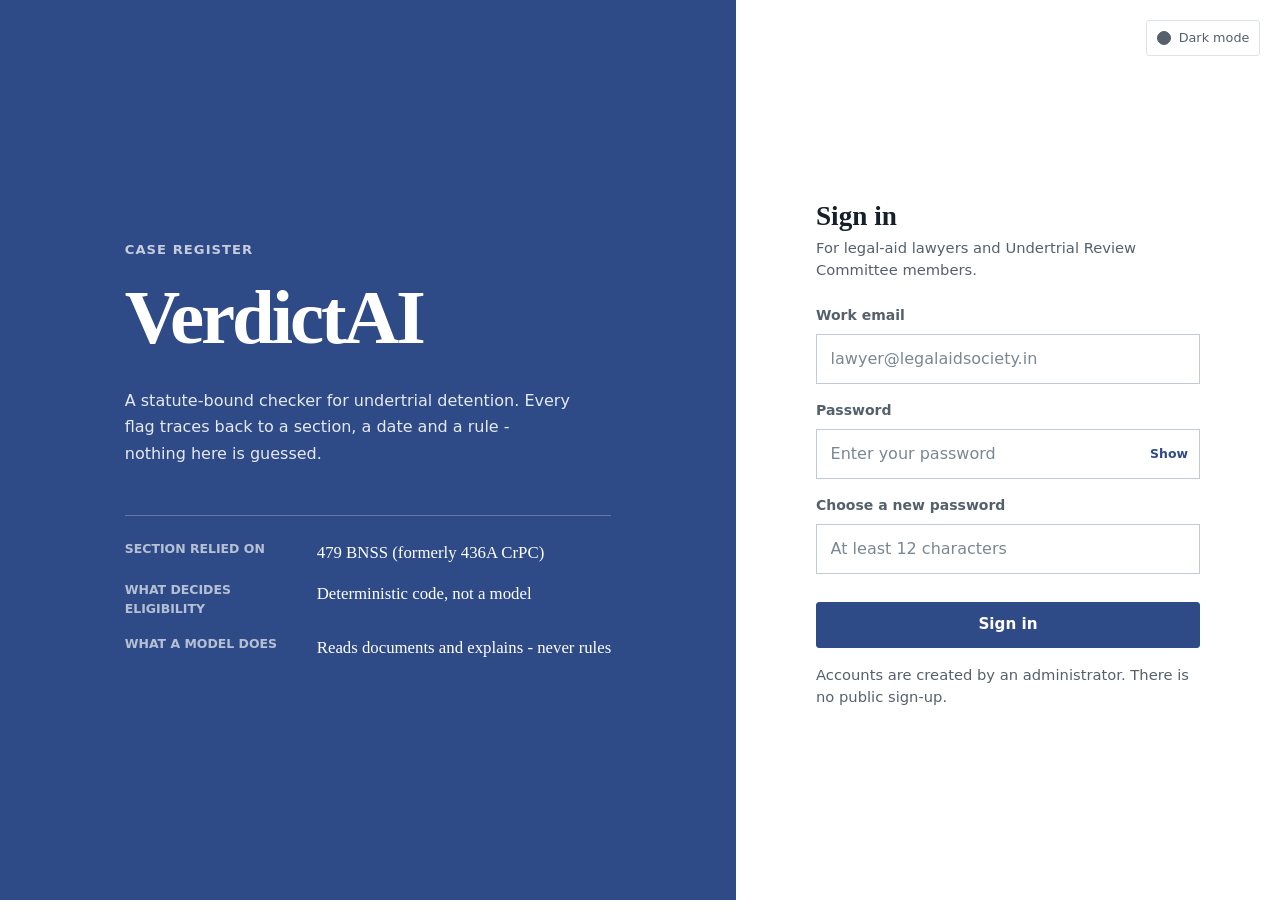
<file: frontend/index.html>
<!doctype html>
<html lang="en">
<head>
  <meta charset="utf-8">
  <meta name="viewport" content="width=device-width, initial-scale=1">
  <meta http-equiv="refresh" content="0; url=pages/login.html">
  <title>VerdictAI</title>
</head>
<body>
  <p><a href="pages/login.html">Open VerdictAI</a></p>
</body>
</html>
</file>
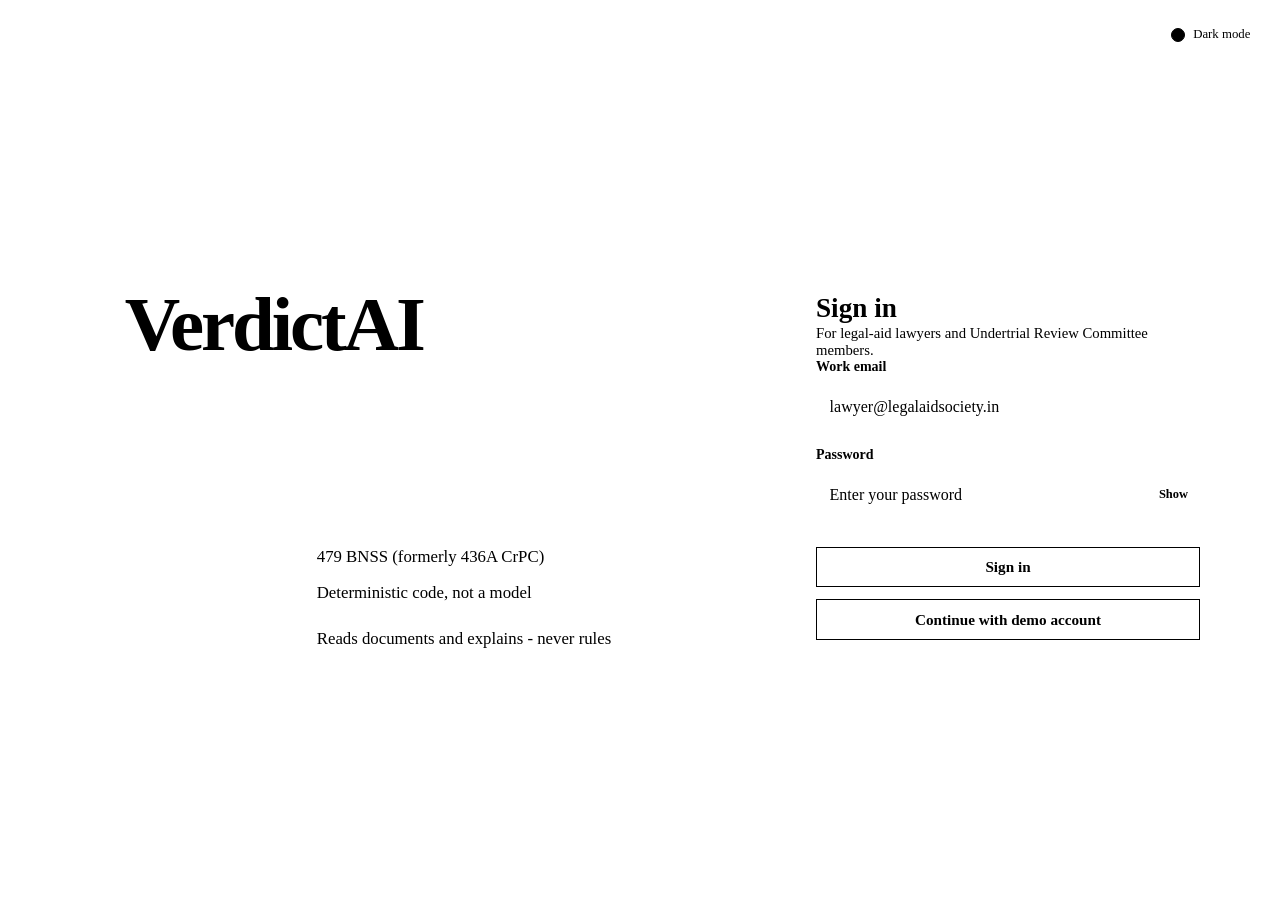
<file: frontend1/templates/index.html>
<!doctype html>
<html lang="en">
<head>
  <meta charset="utf-8">
  <meta name="viewport" content="width=device-width, initial-scale=1">
  <meta http-equiv="refresh" content="0; url=login.html">
  <title>VerdictAI</title>
</head>
<body>
  <p><a href="login.html">Open VerdictAI</a></p>
</body>
</html>
</file>
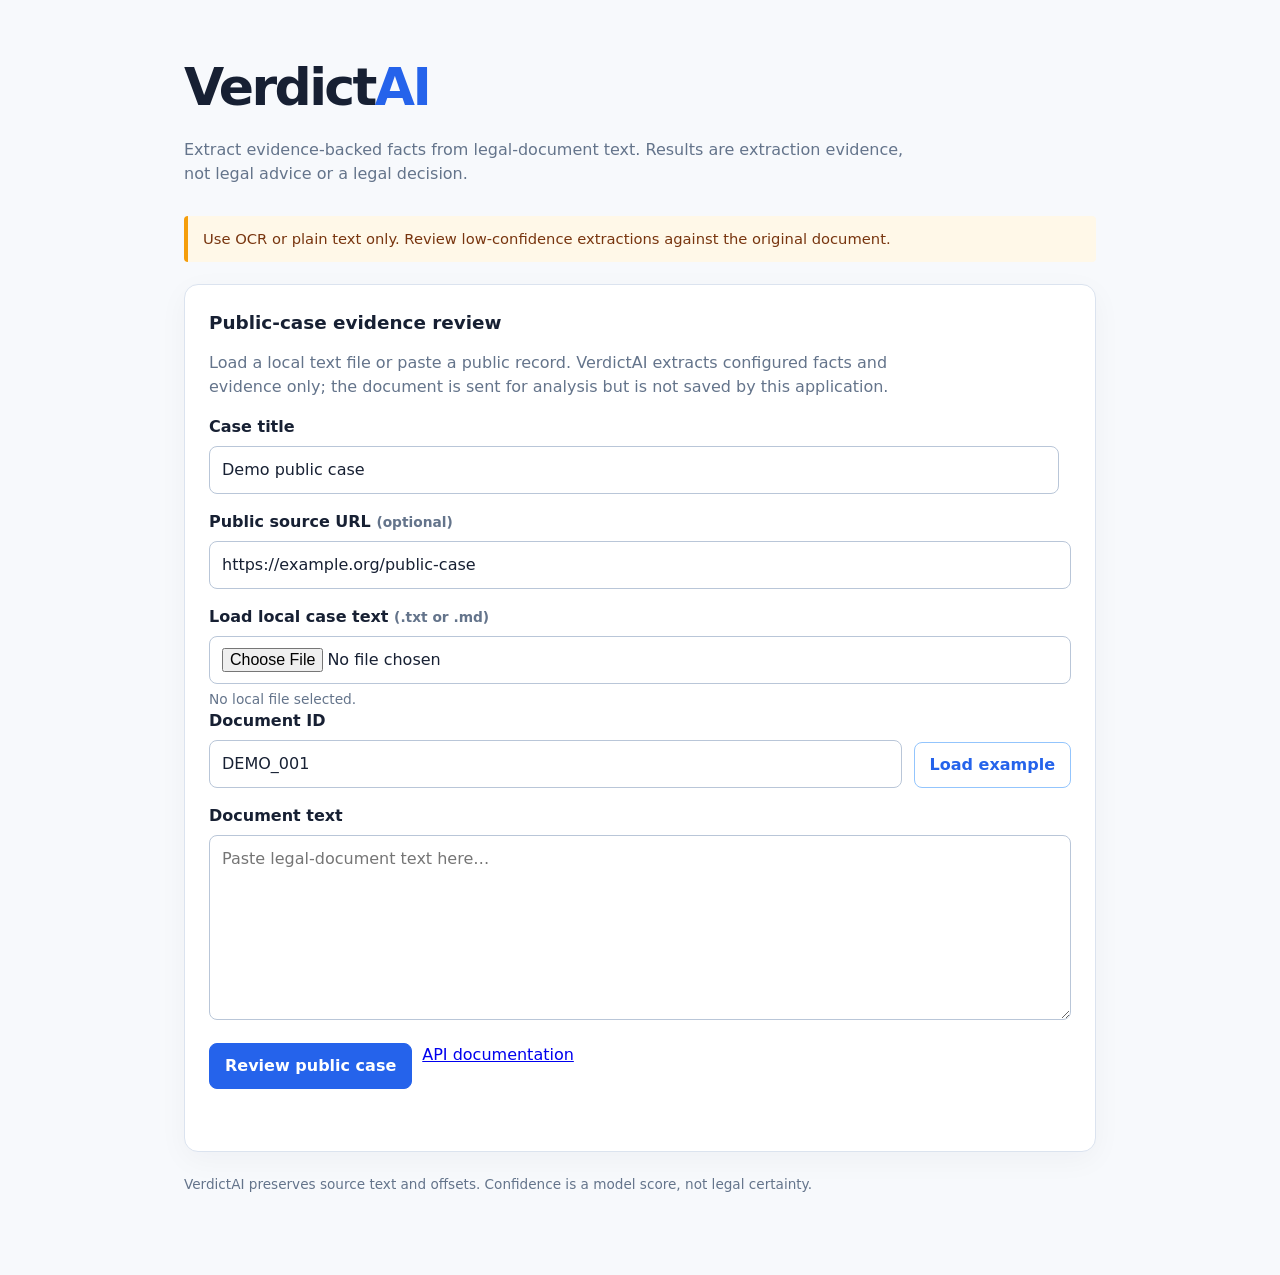
<file: src/verdictai/static/index.html>
<!doctype html>
<html lang="en">
<head>
  <meta charset="utf-8">
  <meta name="viewport" content="width=device-width, initial-scale=1">
  <title>VerdictAI — Evidence Extraction</title>
  <style>
    :root { color-scheme: light; --ink:#172033; --muted:#64748b; --accent:#2563eb; --soft:#eff6ff; --line:#dbe3ef; --warn:#b45309; --danger:#b91c1c; }
    * { box-sizing:border-box; } body { margin:0; background:#f7f9fc; color:var(--ink); font:16px/1.5 Inter, ui-sans-serif, system-ui, sans-serif; }
    main { max-width:960px; margin:0 auto; padding:48px 24px 80px; } header { margin-bottom:30px; } h1 { font-size:clamp(2rem,5vw,3.25rem); letter-spacing:-.05em; margin:0; } h1 span { color:var(--accent); } h2 { font-size:1.15rem; margin:0 0 14px; } .intro { color:var(--muted); max-width:720px; margin:12px 0 0; }
    .notice { margin:22px 0; padding:12px 15px; background:#fff8e8; border-left:4px solid #f59e0b; color:#78350f; border-radius:4px; font-size:.92rem; }
    .card { background:white; border:1px solid var(--line); border-radius:14px; box-shadow:0 8px 30px #0f172a0a; padding:24px; margin-top:20px; } label { display:block; font-weight:650; margin-bottom:7px; } input, textarea { width:100%; border:1px solid #b9c6d8; border-radius:8px; padding:11px 12px; color:var(--ink); font:inherit; } input:focus, textarea:focus { outline:3px solid #bfdbfe; border-color:var(--accent); } textarea { min-height:185px; resize:vertical; } .row { display:grid; grid-template-columns:1fr auto; gap:12px; align-items:end; } .actions { display:flex; gap:10px; margin-top:16px; flex-wrap:wrap; } button { cursor:pointer; border-radius:8px; padding:10px 15px; font:inherit; font-weight:650; } .primary { background:var(--accent); border:1px solid var(--accent); color:white; } .secondary { color:var(--accent); background:white; border:1px solid #93c5fd; } button:disabled { opacity:.6; cursor:wait; }
    #status { min-height:24px; margin:14px 0 0; color:var(--muted); } #status.error { color:var(--danger); } .hidden { display:none; } .summary { display:flex; gap:10px; flex-wrap:wrap; margin-bottom:16px; } .badge { background:var(--soft); color:#1d4ed8; border-radius:999px; padding:5px 10px; font-size:.84rem; font-weight:650; } .badge.review { color:var(--warn); background:#fff7ed; }
    .entity { border-top:1px solid var(--line); padding:15px 0; } .entity:first-of-type { border-top:0; } .entity-top { display:flex; justify-content:space-between; gap:12px; align-items:baseline; } .type { color:#1d4ed8; font-size:.78rem; font-weight:750; letter-spacing:.06em; } .confidence { color:var(--muted); font-size:.86rem; } code { background:#f1f5f9; padding:2px 5px; border-radius:4px; } .evidence { margin:6px 0 0; color:#334155; } .metadata { color:var(--muted); font-size:.86rem; margin:5px 0 0; } .empty { color:var(--muted); margin:0; } footer { margin-top:22px; color:var(--muted); font-size:.85rem; } @media (max-width:600px) { main { padding:30px 16px; } .row { grid-template-columns:1fr; } }
  </style>
</head>
<body>
  <main>
    <header>
      <h1>Verdict<span>AI</span></h1>
      <p class="intro">Extract evidence-backed facts from legal-document text. Results are extraction evidence, not legal advice or a legal decision.</p>
    </header>
    <div class="notice">Use OCR or plain text only. Review low-confidence extractions against the original document.</div>
    <section class="card" aria-labelledby="extract-title">
      <h2 id="extract-title">Public-case evidence review</h2>
      <p class="intro" style="margin:0 0 16px">Load a local text file or paste a public record. VerdictAI extracts configured facts and evidence only; the document is sent for analysis but is not saved by this application.</p>
      <div class="row"><div><label for="caseTitle">Case title</label><input id="caseTitle" value="Demo public case" maxlength="300"></div></div>
      <div style="margin-top:16px"><label for="sourceUrl">Public source URL <span class="metadata">(optional)</span></label><input id="sourceUrl" type="url" value="https://example.org/public-case" placeholder="https://example.org/case"></div>
      <div style="margin-top:16px"><label for="caseFile">Load local case text <span class="metadata">(.txt or .md)</span></label><input id="caseFile" type="file" accept=".txt,.md,text/plain,text/markdown"><p class="metadata" id="fileStatus">No local file selected.</p></div>
      <div class="row"><div><label for="documentId">Document ID</label><input id="documentId" value="DEMO_001" maxlength="120"></div><button class="secondary" id="example" type="button">Load example</button></div>
      <div style="margin-top:16px"><label for="sourceText">Document text</label><textarea id="sourceText" placeholder="Paste legal-document text here…"></textarea></div>
      <div class="actions"><button class="primary" id="extract" type="button">Review public case</button><a href="/docs" target="_blank" rel="noreferrer">API documentation</a></div>
      <p id="status" role="status"></p>
    </section>
    <section class="card hidden" id="results" aria-live="polite"><h2>Evidence review</h2><div id="summary" class="summary"></div><div id="entities"></div></section>
    <footer>VerdictAI preserves source text and offsets. Confidence is a model score, not legal certainty.</footer>
  </main>
  <script>
    const example = "The accused was arrested on 15 January 2024 under Section 303.";
    const $ = id => document.getElementById(id);
    let localSourceLabel = "Pasted text";
    $("example").onclick = () => { $("sourceText").value = example; $("documentId").value = "DEMO_001"; $("caseTitle").value = "Demo public case"; $("sourceUrl").value = "https://example.org/public-case"; localSourceLabel = "Example text"; $("fileStatus").textContent = "Example text loaded."; };
    $("caseFile").onchange = async event => {
      const file = event.target.files[0];
      if (!file) return;
      if (!/\.(txt|md)$/i.test(file.name)) { $("fileStatus").textContent = "Choose a .txt or .md file."; event.target.value = ""; return; }
      try {
        $("sourceText").value = await file.text();
        $("documentId").value = file.name.replace(/\.[^.]+$/, "").replace(/[^A-Za-z0-9_-]/g, "_") || "LOCAL_CASE";
        $("caseTitle").value = file.name.replace(/\.[^.]+$/, "");
        $("sourceUrl").value = "";
        localSourceLabel = `Local file: ${file.name}`;
        $("fileStatus").textContent = `${file.name} loaded into the text area. Review it before extraction.`;
      } catch (_) { $("fileStatus").textContent = "The selected file could not be read."; }
    };
    function escapeHtml(value) { const node = document.createElement("span"); node.textContent = value; return node.innerHTML; }
    $("extract").onclick = async () => {
      const documentId = $("documentId").value.trim(), text = $("sourceText").value.trim(), caseTitle = $("caseTitle").value.trim(), sourceUrl = $("sourceUrl").value.trim();
      const status = $("status"), button = $("extract");
      if (!documentId || !text || !caseTitle) { status.textContent = "Enter a case title, document ID, and document text."; status.className = "error"; return; }
      button.disabled = true; status.className = ""; status.textContent = "Extracting evidence…";
      try {
        const response = await fetch("/review-public-case", { method:"POST", headers:{"Content-Type":"application/json"}, body:JSON.stringify({document_id:documentId, text, case_title:caseTitle, source_url:sourceUrl || null, source_label:sourceUrl ? "Public source URL" : localSourceLabel}) });
        const data = await response.json();
        if (!response.ok) throw new Error(data.detail || "The extraction request failed.");
        render(data); status.textContent = "Evidence review complete.";
      } catch (error) { status.textContent = error.message; status.className = "error"; }
      finally { button.disabled = false; }
    };
    function render(data) {
      $("results").classList.remove("hidden");
      const extraction = data.extraction;
      $("summary").innerHTML = `<span class="badge">${extraction.entities.length} entities found</span>${extraction.needs_review ? '<span class="badge review">Review recommended</span>' : '<span class="badge">No review warning</span>'}`;
      const source = data.source_url ? `<p class="metadata">Source: <a href="${escapeHtml(data.source_url)}" target="_blank" rel="noreferrer">${escapeHtml(data.case_title)}</a></p>` : `<p class="metadata">Source: ${escapeHtml(data.source_label)}</p>`;
      const reasons = data.review_guidance.length ? `<p class="metadata">${data.review_guidance.map(escapeHtml).join(" · ")}</p>` : "";
      $("entities").innerHTML = extraction.entities.length ? extraction.entities.map(entity => {
        const e = entity.evidence, normalized = entity.normalized_value ? `<span class="metadata">Normalized: <code>${escapeHtml(entity.normalized_value)}</code></span>` : "";
        return `<article class="entity"><div class="entity-top"><span class="type">${escapeHtml(entity.type)}</span><span class="confidence">${(e.confidence * 100).toFixed(1)}% confidence</span></div><p class="evidence">${escapeHtml(entity.value)}</p>${normalized}<p class="metadata">Document ${escapeHtml(e.document_id)} · characters ${e.start ?? "—"}–${e.end ?? "—"}${e.page ? " · page " + e.page : ""}</p></article>`;
      }).join("") + source + reasons + `<p class="metadata">${escapeHtml(data.disclaimer)}</p>` : source + `<p class="empty">No entities were extracted from this text.</p>${reasons}<p class="metadata">${escapeHtml(data.disclaimer)}</p>`;
    }
  </script>
</body>
</html>
</file>
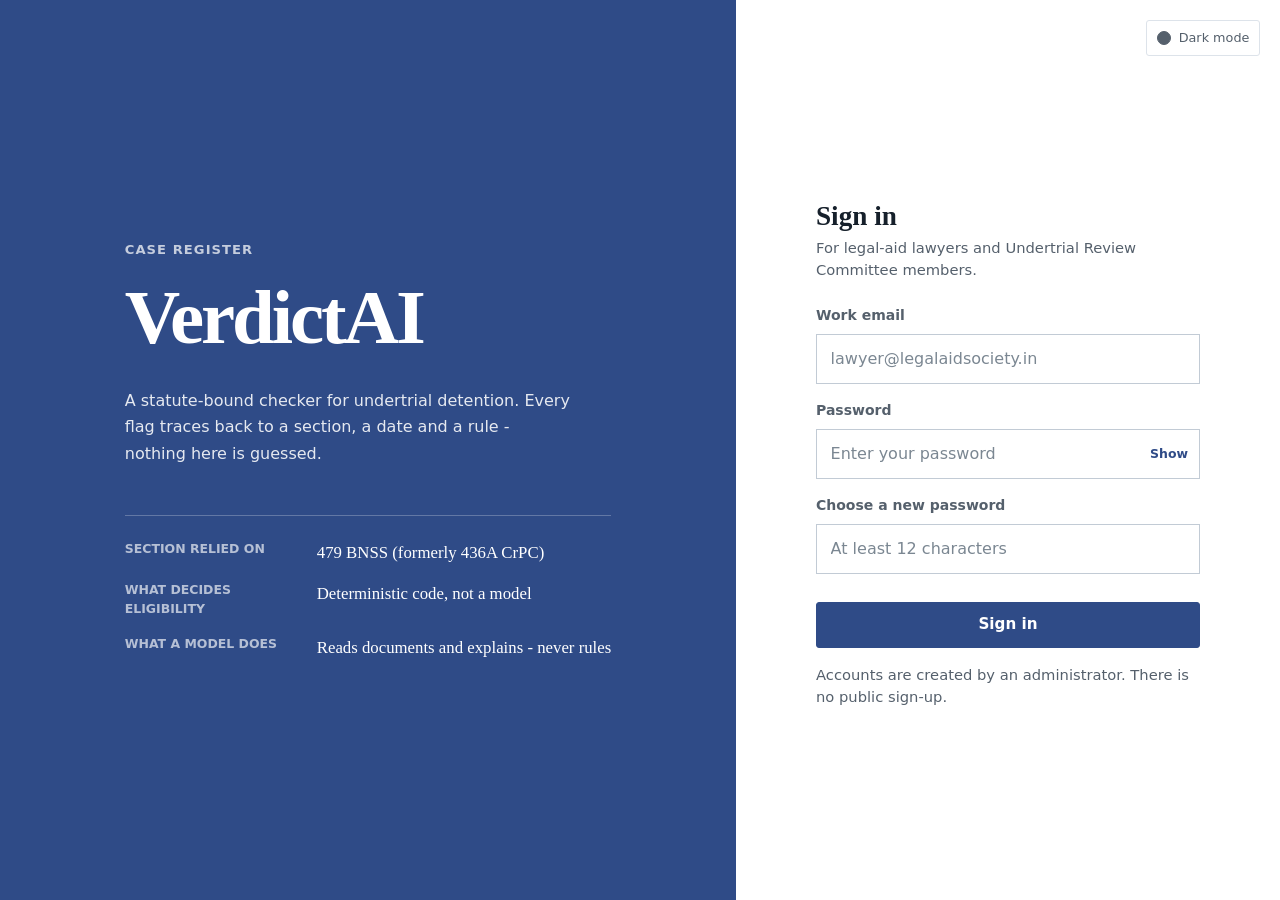
<file: frontend/pages/case-detail.html>
<!doctype html>
<html lang="en">
<head>
  <meta charset="utf-8">
  <meta name="viewport" content="width=device-width, initial-scale=1">
  <title>Case detail | VerdictAI</title>
  <link rel="stylesheet" href="../css/common.css">
  <link rel="stylesheet" href="../css/case-detail.css">
  <script src="../js/config.js" defer></script>
  <script src="../js/auth.js" defer></script>
  <script src="../js/api.js" defer></script>
  <script src="../js/common.js" defer></script>
  <script src="../js/case-detail.js" defer></script>
</head>
<body>
  <div class="app-shell">
    <header class="app-header">
      <div class="app-header-left"><a class="app-wordmark" href="dashboard.html">VerdictAI</a><nav class="app-nav" aria-label="Primary"><a class="nav-link" href="upload.html">Upload</a><a class="nav-link" href="dashboard.html" aria-current="page">Case register</a></nav></div>
      <div class="app-header-right"><button type="button" class="theme-toggle theme-toggle-compact" data-theme-toggle aria-label="Toggle dark mode" aria-pressed="false"><span class="theme-toggle-icon" aria-hidden="true"></span></button><span class="app-user-email"></span><button type="button" class="btn btn-ghost btn-small" data-logout>Sign out</button></div>
    </header>
    <main class="view-root"><section id="case-detail-content" aria-live="polite"></section></main>
    <footer class="app-footer"><p>Flags are produced by a deterministic rule engine, not a model. Verify every fact against the original case record before acting. This is not legal advice.</p></footer>
  </div>
</body>
</html>
</file>
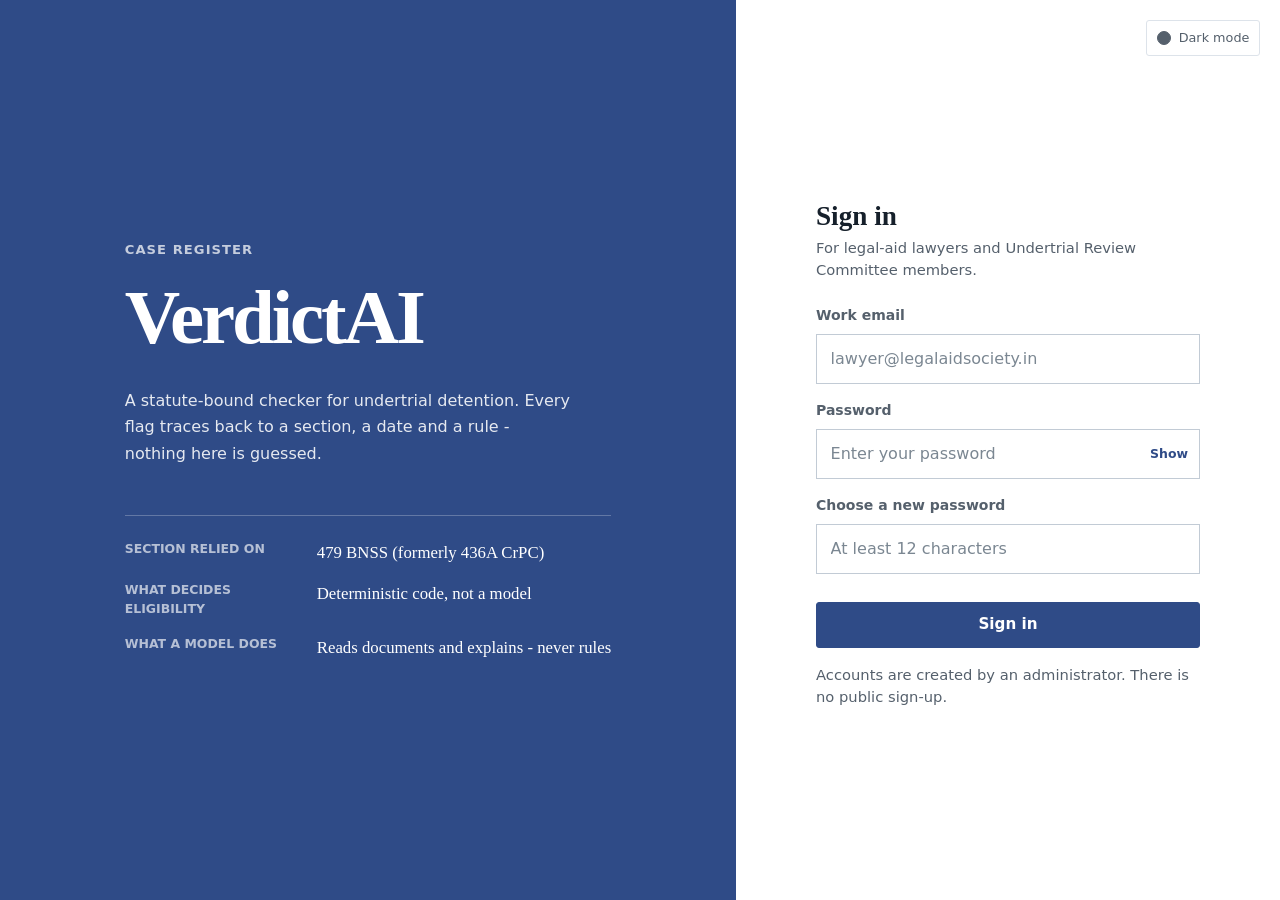
<file: frontend/pages/dashboard.html>
<!doctype html>
<html lang="en">
<head>
  <meta charset="utf-8">
  <meta name="viewport" content="width=device-width, initial-scale=1">
  <title>Case register | VerdictAI</title>
  <link rel="stylesheet" href="../css/common.css">
  <link rel="stylesheet" href="../css/dashboard.css">
  <script src="../js/config.js" defer></script>
  <script src="../js/auth.js" defer></script>
  <script src="../js/api.js" defer></script>
  <script src="../js/common.js" defer></script>
  <script src="../js/dashboard.js" defer></script>
</head>
<body>
  <div class="app-shell">
    <header class="app-header">
      <div class="app-header-left"><a class="app-wordmark" href="dashboard.html">VerdictAI</a><nav class="app-nav" aria-label="Primary"><a class="nav-link" href="upload.html">Upload</a><a class="nav-link" href="dashboard.html" aria-current="page">Case register</a></nav></div>
      <div class="app-header-right"><button type="button" class="theme-toggle theme-toggle-compact" data-theme-toggle aria-label="Toggle dark mode" aria-pressed="false"><span class="theme-toggle-icon" aria-hidden="true"></span></button><span class="app-user-email"></span><button type="button" class="btn btn-ghost btn-small" data-logout>Sign out</button></div>
    </header>
    <main class="view-root">
      <section aria-labelledby="dashboard-heading">
        <div class="view-header"><p class="view-eyebrow">Case register</p><h1 id="dashboard-heading">All cases</h1><p class="view-sub">Sorted by days overdue. This ordering is fixed by the rule engine - nothing here is ranked by a model.</p></div>
        <div class="dashboard-controls"><div class="field field-inline"><label for="case-search" class="sr-only">Search cases</label><input type="search" id="case-search" placeholder="Search by name, case number or section"></div><div class="filter-group" role="group" aria-label="Filter cases"><button class="filter-chip is-active" data-filter="all">All</button><button class="filter-chip" data-filter="red">Past full term</button><button class="filter-chip" data-filter="amber">Past half term</button><button class="filter-chip" data-filter="yellow">First-time, past third</button><button class="filter-chip" data-filter="review">Needs review</button><button class="filter-chip" data-filter="barred">Barred by law</button><button class="filter-chip" data-filter="gray">Not yet eligible</button><button class="filter-chip" data-filter="pending">Processing</button></div><button type="button" class="btn btn-ghost btn-small" id="refresh-btn">Refresh</button></div>
        <p class="table-caption" id="results-count"></p>
        <div class="table-wrap"><table class="case-table" id="case-table"><thead><tr><th>Flag</th><th>Case</th><th>Person</th><th>Section(s)</th><th>In custody</th><th>Days overdue</th><th>Updated</th></tr></thead><tbody id="case-table-body"></tbody></table><div id="dashboard-empty" class="empty-state" hidden><h2>No cases match</h2><p>Try a different search term or clear the flag filter.</p><button type="button" class="btn btn-ghost" id="clear-filters-btn">Clear filters</button></div></div>
      </section>
    </main>
    <footer class="app-footer"><p>Flags are produced by a deterministic rule engine, not a model. Verify every fact against the original case record before acting. This is not legal advice.</p></footer>
  </div>
</body>
</html>
</file>
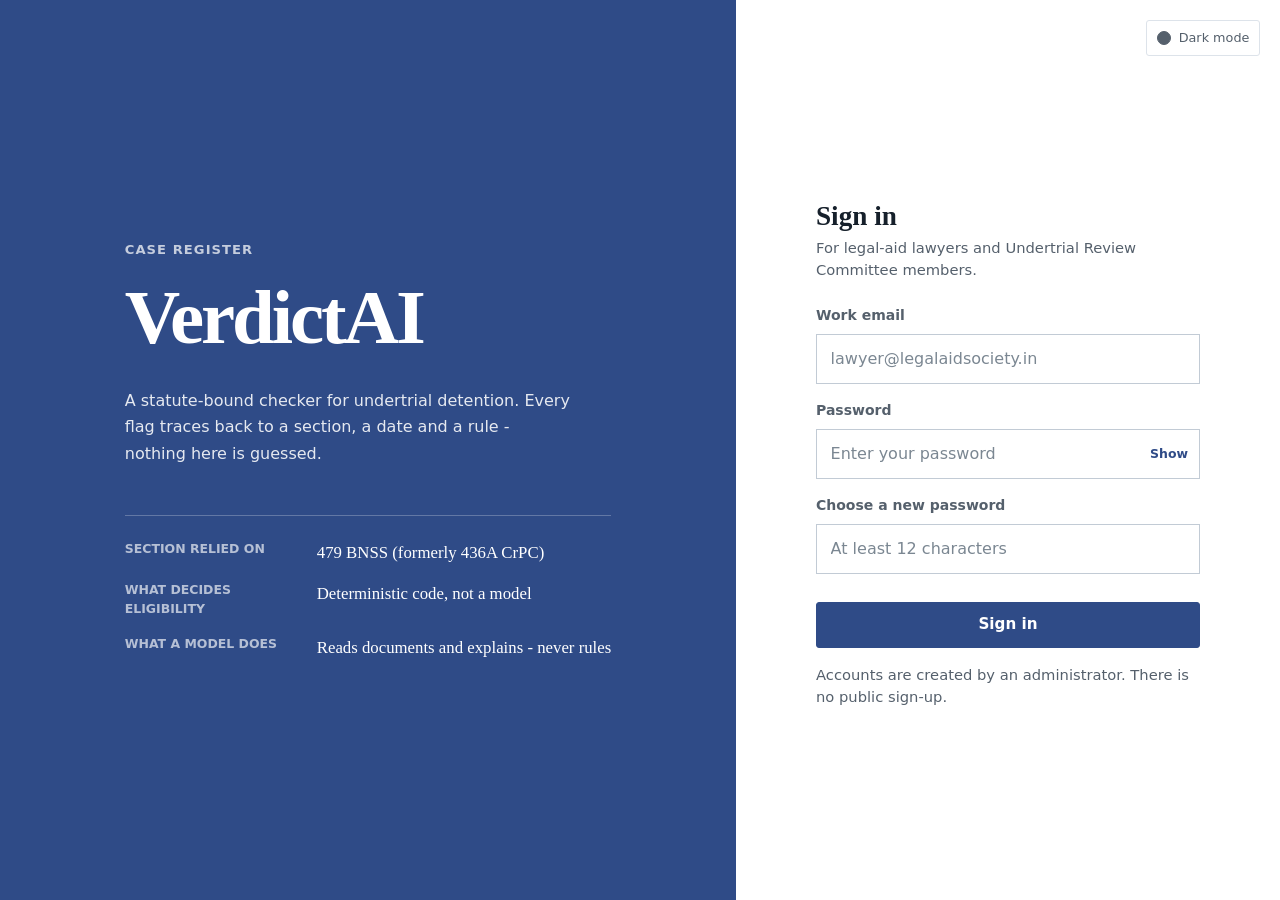
<file: frontend/pages/login.html>
<!doctype html>
<html lang="en">
<head>
  <meta charset="utf-8">
  <meta name="viewport" content="width=device-width, initial-scale=1">
  <title>Sign in | VerdictAI</title>
  <link rel="stylesheet" href="../css/common.css">
  <link rel="stylesheet" href="../css/login.css">
  <script src="../js/config.js" defer></script>
  <script src="../js/auth.js" defer></script>
  <script src="../js/common.js" defer></script>
  <script src="../js/login.js" defer></script>
</head>
<body class="login-page">
  <main class="login-screen">
    <section class="login-brand" aria-labelledby="brand-title">
      <div class="login-brand-inner">
        <p class="login-eyebrow">Case register</p>
        <h1 id="brand-title" class="login-wordmark">VerdictAI</h1>
        <p class="login-tagline">A statute-bound checker for undertrial detention. Every flag traces back to a section, a date and a rule - nothing here is guessed.</p>
        <dl class="login-stats">
          <div><dt>Section relied on</dt><dd>479 BNSS (formerly 436A CrPC)</dd></div>
          <div><dt>What decides eligibility</dt><dd>Deterministic code, not a model</dd></div>
          <div><dt>What a model does</dt><dd>Reads documents and explains - never rules</dd></div>
        </dl>
      </div>
    </section>

    <section class="login-form-panel" aria-labelledby="sign-in-title">
      <div class="login-form-wrap">
        <button type="button" class="theme-toggle" data-theme-toggle aria-pressed="false">
          <span class="theme-toggle-icon" aria-hidden="true"></span>
          <span class="theme-toggle-label">Dark mode</span>
        </button>
        <h2 id="sign-in-title" class="login-form-title">Sign in</h2>
        <p class="login-form-sub">For legal-aid lawyers and Undertrial Review Committee members.</p>

        <form id="login-form" novalidate>
          <div id="login-alert" class="form-alert" role="alert" hidden></div>
          <div class="field">
            <label for="email">Work email</label>
            <input type="email" id="email" autocomplete="username" placeholder="lawyer@legalaidsociety.in" required>
            <p class="field-error" id="email-error" hidden></p>
          </div>
          <div class="field">
            <label for="password">Password</label>
            <div class="password-row">
              <input type="password" id="password" autocomplete="current-password" placeholder="Enter your password" required minlength="6">
              <button type="button" id="toggle-password" class="password-toggle" aria-pressed="false" aria-label="Show password">Show</button>
            </div>
            <p class="field-error" id="password-error" hidden></p>
          </div>
          <div class="field" id="new-password-field" hidden>
            <label for="new-password">Choose a new password</label>
            <input type="password" id="new-password" autocomplete="new-password" placeholder="At least 12 characters" minlength="12">
            <p class="field-error" id="new-password-error" hidden></p>
          </div>
          <button type="submit" class="btn btn-primary btn-block">Sign in</button>
        </form>
        <p class="login-form-sub" style="margin-top:var(--space-4)">Accounts are created by an administrator. There is no public sign-up.</p>
      </div>
    </section>
  </main>
</body>
</html>
</file>
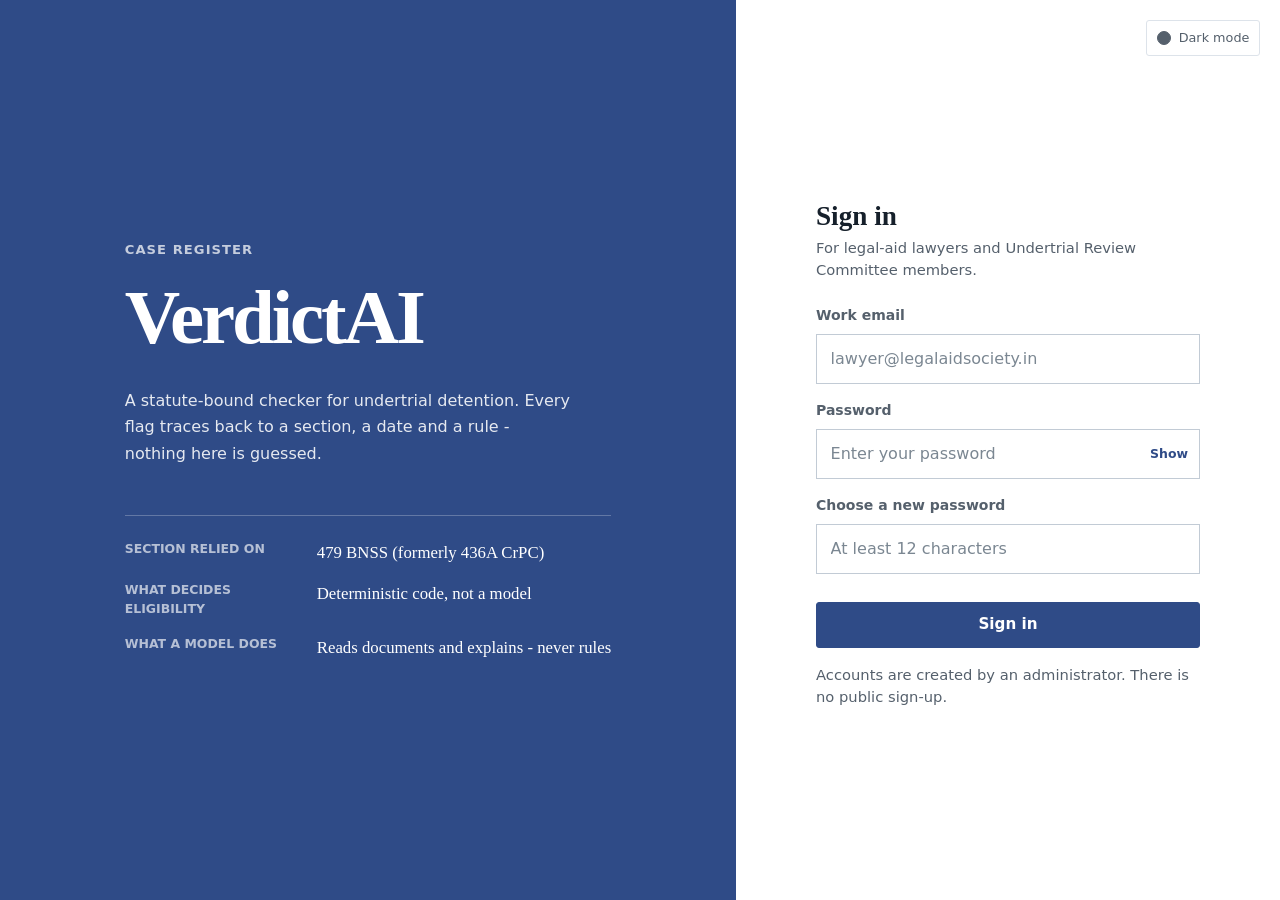
<file: frontend/pages/upload.html>
<!doctype html>
<html lang="en">
<head>
  <meta charset="utf-8">
  <meta name="viewport" content="width=device-width, initial-scale=1">
  <title>Upload case | VerdictAI</title>
  <link rel="stylesheet" href="../css/common.css">
  <link rel="stylesheet" href="../css/upload.css">
  <script src="../js/config.js" defer></script>
  <script src="../js/auth.js" defer></script>
  <script src="../js/api.js" defer></script>
  <script src="../js/common.js" defer></script>
  <script src="../js/upload.js" defer></script>
</head>
<body>
  <div class="app-shell">
    <header class="app-header">
      <div class="app-header-left"><a class="app-wordmark" href="dashboard.html">VerdictAI</a><nav class="app-nav" aria-label="Primary"><a class="nav-link" href="upload.html" aria-current="page">Upload</a><a class="nav-link" href="dashboard.html">Case register</a></nav></div>
      <div class="app-header-right"><button type="button" class="theme-toggle theme-toggle-compact" data-theme-toggle aria-label="Toggle dark mode" aria-pressed="false"><span class="theme-toggle-icon" aria-hidden="true"></span></button><span class="app-user-email"></span><button type="button" class="btn btn-ghost btn-small" data-logout>Sign out</button></div>
    </header>
    <main class="view-root">
      <section aria-labelledby="upload-heading">
        <div class="view-header"><p class="view-eyebrow">Step one</p><h1 id="upload-heading">Add a case document</h1><p class="view-sub">Upload a chargesheet or FIR. The pipeline extracts the facts that matter and checks them against Section 479 BNSS.</p></div>
        <div class="upload-layout">
          <div>
            <div id="dropzone" class="dropzone" tabindex="0" role="button" aria-label="Upload a PDF or text file. Press Enter to browse or drag a file here."><input type="file" id="file-input" accept="application/pdf,text/plain,text/markdown,.pdf,.txt,.text,.md" hidden><span class="dropzone-symbol" aria-hidden="true">↑</span><p class="dropzone-title">Drop a PDF or text file here, or click to browse</p><p class="dropzone-sub">Chargesheets, FIRs and bail orders - up to 20MB. Text files are read directly; PDFs need Textract.</p></div>
            <p id="upload-file-error" class="form-alert" role="alert" hidden></p>
          </div>
          <section class="upload-progress-card" id="upload-progress-card" hidden aria-live="polite" aria-label="Upload progress">
            <p class="upload-filename" id="upload-filename"></p>
            <ol class="stepper" id="upload-stepper"><li data-step="uploaded"><span class="step-dot"></span>Uploaded</li><li data-step="reading"><span class="step-dot"></span>Reading document</li><li data-step="extracting"><span class="step-dot"></span>Extracting facts</li><li data-step="checking"><span class="step-dot"></span>Checking law</li><li data-step="done"><span class="step-dot"></span>Done</li></ol>
            <p class="upload-status-text" id="upload-status-text"></p>
            <div class="upload-actions" id="upload-actions" hidden><a class="btn btn-primary" id="view-new-case-btn" href="case-detail.html">View case</a><button type="button" class="btn btn-ghost" id="upload-another-btn">Upload another</button></div>
          </section>
        </div>
      </section>
    </main>
    <footer class="app-footer"><p>Flags are produced by a deterministic rule engine, not a model. Verify every fact against the original case record before acting. This is not legal advice.</p></footer>
  </div>
</body>
</html>
</file>
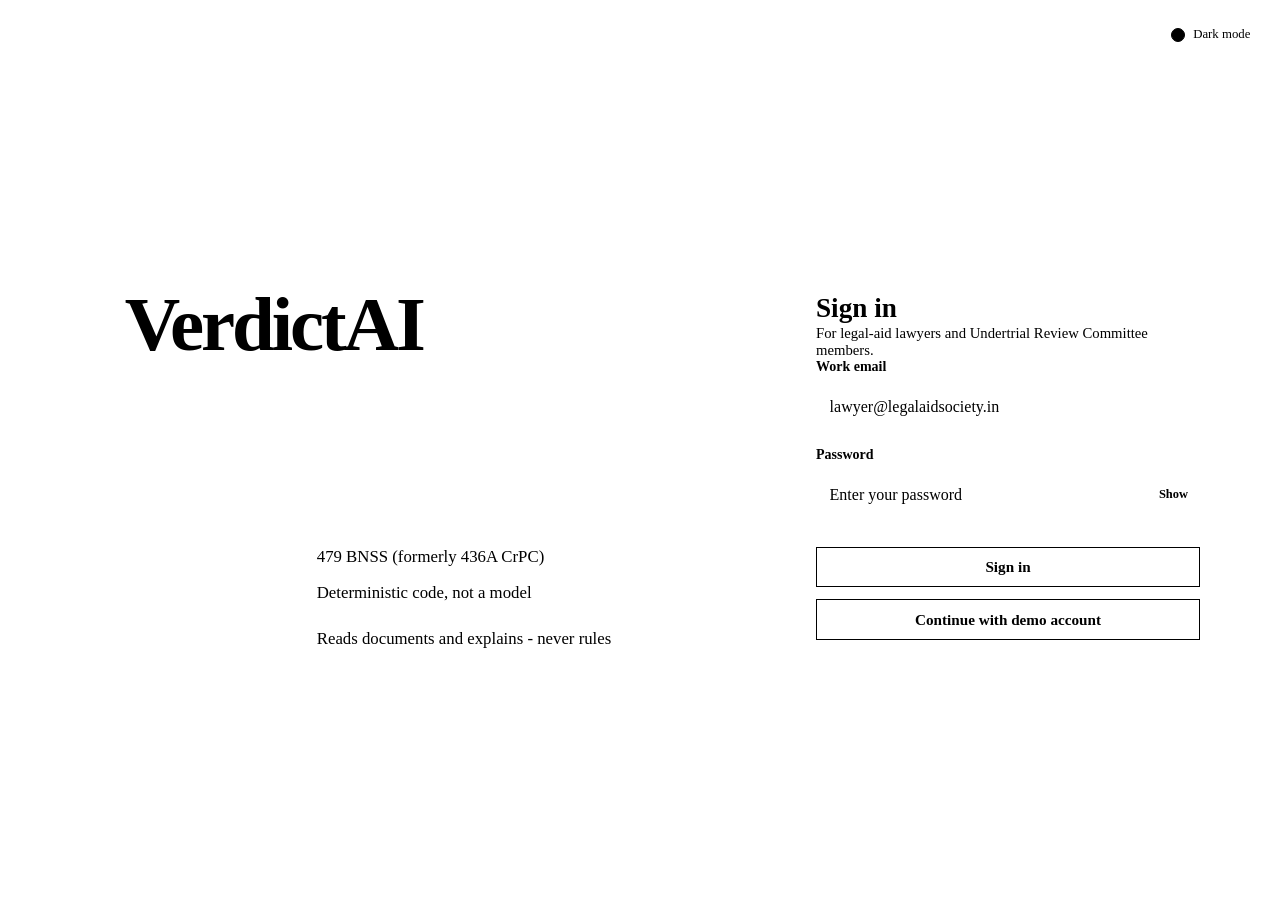
<file: frontend1/templates/case-detail.html>
<!doctype html>
<html lang="en">
<head>
  <meta charset="utf-8">
  <meta name="viewport" content="width=device-width, initial-scale=1">
  <title>Case detail | VerdictAI</title>
  <link rel="stylesheet" href="../static/css/common.css">
  <link rel="stylesheet" href="../static/css/case-detail.css">
  <script src="../static/js/common.js" defer></script>
  <script src="../static/js/case-detail.js" defer></script>
</head>
<body>
  <div class="app-shell">
    <header class="app-header">
      <div class="app-header-left"><a class="app-wordmark" href="dashboard.html">VerdictAI</a><nav class="app-nav" aria-label="Primary"><a class="nav-link" href="upload.html">Upload</a><a class="nav-link" href="dashboard.html" aria-current="page">Case register</a></nav></div>
      <div class="app-header-right"><button type="button" class="theme-toggle theme-toggle-compact" data-theme-toggle aria-label="Toggle dark mode" aria-pressed="false"><span class="theme-toggle-icon" aria-hidden="true"></span></button><span class="app-user-email"></span><button type="button" class="btn btn-ghost btn-small" data-logout>Sign out</button></div>
    </header>
    <main class="view-root"><section id="case-detail-content" aria-live="polite"></section></main>
    <footer class="app-footer"><p>Case data is synthetic and for a hackathon demonstration only. It is not legal advice.</p></footer>
  </div>
</body>
</html>
</file>
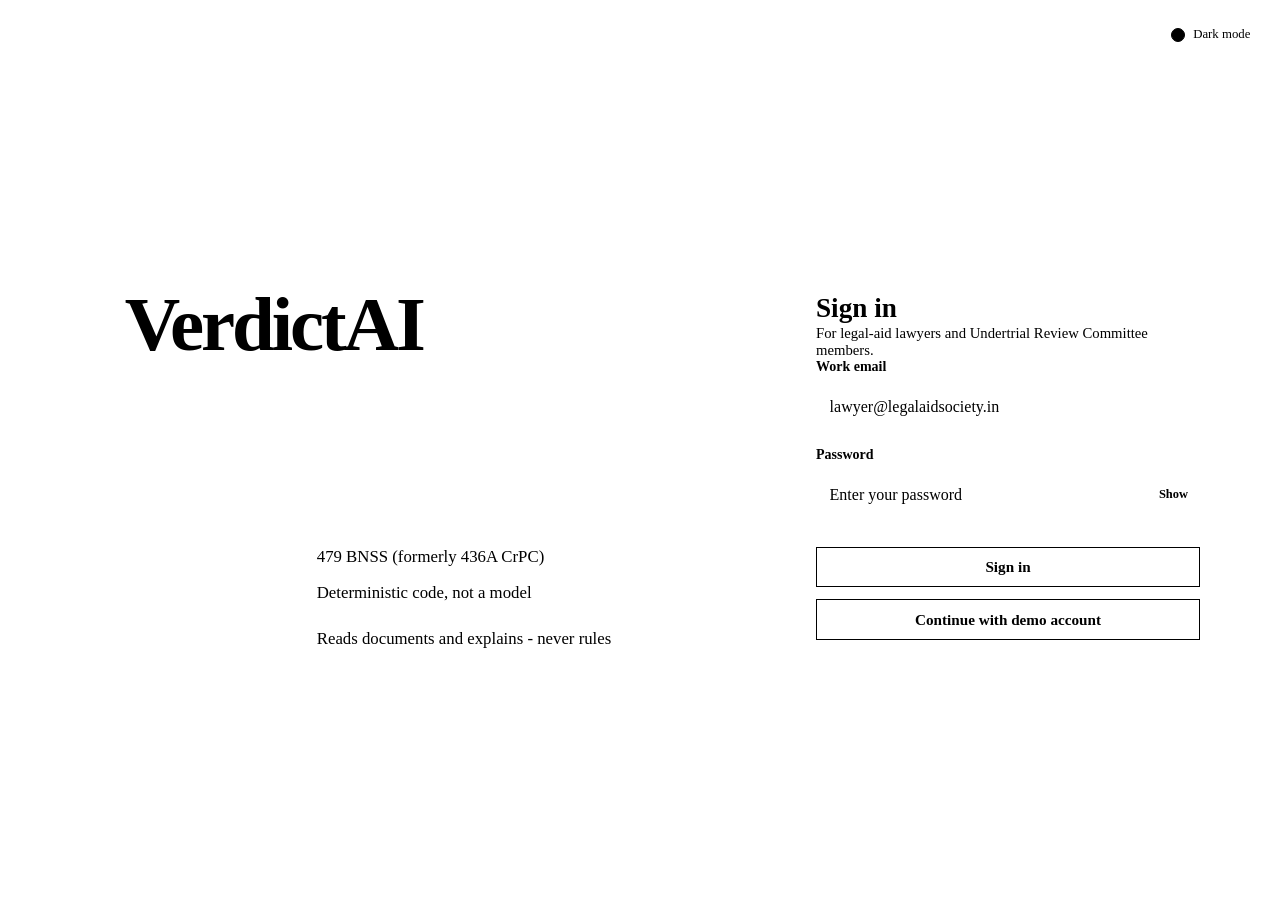
<file: frontend1/templates/dashboard.html>
<!doctype html>
<html lang="en">
<head>
  <meta charset="utf-8">
  <meta name="viewport" content="width=device-width, initial-scale=1">
  <title>Case register | VerdictAI</title>
  <link rel="stylesheet" href="../static/css/common.css">
  <link rel="stylesheet" href="../static/css/dashboard.css">
  <script src="../static/js/common.js" defer></script>
  <script src="../static/js/dashboard.js" defer></script>
</head>
<body>
  <div class="app-shell">
    <header class="app-header">
      <div class="app-header-left"><a class="app-wordmark" href="dashboard.html">VerdictAI</a><nav class="app-nav" aria-label="Primary"><a class="nav-link" href="upload.html">Upload</a><a class="nav-link" href="dashboard.html" aria-current="page">Case register</a></nav></div>
      <div class="app-header-right"><button type="button" class="theme-toggle theme-toggle-compact" data-theme-toggle aria-label="Toggle dark mode" aria-pressed="false"><span class="theme-toggle-icon" aria-hidden="true"></span></button><span class="app-user-email"></span><button type="button" class="btn btn-ghost btn-small" data-logout>Sign out</button></div>
    </header>
    <main class="view-root">
      <section aria-labelledby="dashboard-heading">
        <div class="view-header"><p class="view-eyebrow">Case register</p><h1 id="dashboard-heading">All cases</h1><p class="view-sub">Sorted by days overdue. This ordering is fixed by the rule engine - nothing here is ranked by a model.</p></div>
        <div class="dashboard-controls"><div class="field field-inline"><label for="case-search" class="sr-only">Search cases</label><input type="search" id="case-search" placeholder="Search by name, case number or section"></div><div class="filter-group" role="group" aria-label="Filter cases"><button class="filter-chip is-active" data-filter="all">All</button><button class="filter-chip" data-filter="red">Past full term</button><button class="filter-chip" data-filter="amber">Past half term</button><button class="filter-chip" data-filter="yellow">First-time, past third</button><button class="filter-chip" data-filter="review">Needs review</button><button class="filter-chip" data-filter="barred">Barred by law</button><button class="filter-chip" data-filter="gray">Not yet eligible</button></div></div>
        <p class="table-caption" id="results-count"></p>
        <div class="table-wrap"><table class="case-table" id="case-table"><thead><tr><th>Flag</th><th>Case</th><th>Person</th><th>Section(s)</th><th>In custody</th><th>Days overdue</th></tr></thead><tbody id="case-table-body"></tbody></table><div id="dashboard-empty" class="empty-state" hidden><h2>No cases match</h2><p>Try a different search term or clear the flag filter.</p><button type="button" class="btn btn-ghost" id="clear-filters-btn">Clear filters</button></div></div>
      </section>
    </main>
    <footer class="app-footer"><p>Case data is synthetic and for a hackathon demonstration only. It is not legal advice.</p></footer>
  </div>
</body>
</html>
</file>
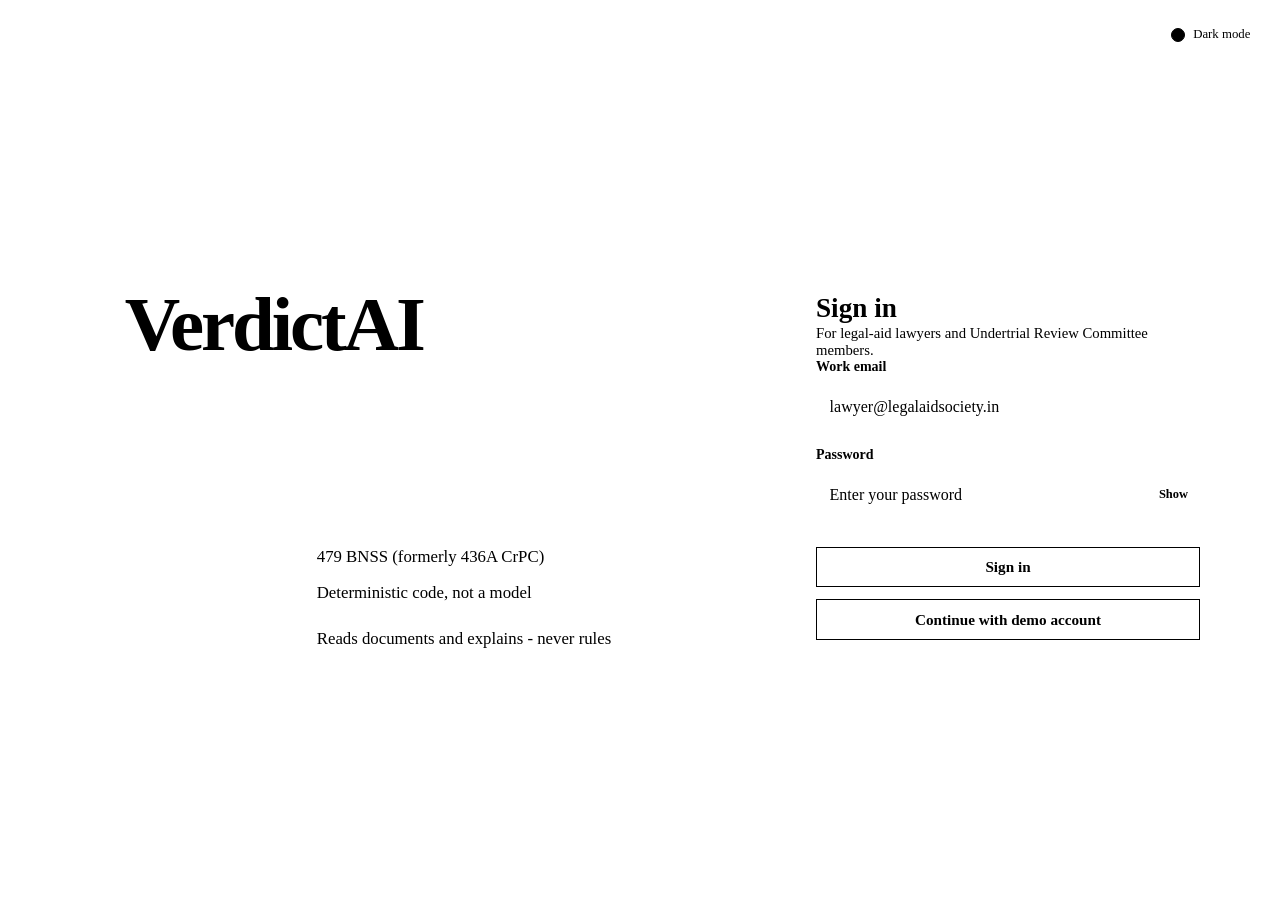
<file: frontend1/templates/login.html>
<!doctype html>
<html lang="en">
<head>
  <meta charset="utf-8">
  <meta name="viewport" content="width=device-width, initial-scale=1">
  <title>Sign in | VerdictAI</title>
  <link rel="stylesheet" href="../static/css/common.css">
  <link rel="stylesheet" href="../static/css/login.css">
  <script src="../static/js/common.js" defer></script>
  <script src="../static/js/login.js" defer></script>
</head>
<body class="login-page">
  <main class="login-screen">
    <section class="login-brand" aria-labelledby="brand-title">
      <div class="login-brand-inner">
        <p class="login-eyebrow">Case register</p>
        <h1 id="brand-title" class="login-wordmark">VerdictAI</h1>
        <p class="login-tagline">A statute-bound checker for undertrial detention. Every flag traces back to a section, a date and a rule - nothing here is guessed.</p>
        <dl class="login-stats">
          <div><dt>Section relied on</dt><dd>479 BNSS (formerly 436A CrPC)</dd></div>
          <div><dt>What decides eligibility</dt><dd>Deterministic code, not a model</dd></div>
          <div><dt>What a model does</dt><dd>Reads documents and explains - never rules</dd></div>
        </dl>
      </div>
    </section>

    <section class="login-form-panel" aria-labelledby="sign-in-title">
      <div class="login-form-wrap">
        <button type="button" class="theme-toggle" data-theme-toggle aria-pressed="false">
          <span class="theme-toggle-icon" aria-hidden="true"></span>
          <span class="theme-toggle-label">Dark mode</span>
        </button>
        <h2 id="sign-in-title" class="login-form-title">Sign in</h2>
        <p class="login-form-sub">For legal-aid lawyers and Undertrial Review Committee members.</p>

        <form id="login-form" novalidate>
          <div id="login-alert" class="form-alert" role="alert" hidden></div>
          <div class="field">
            <label for="email">Work email</label>
            <input type="email" id="email" autocomplete="username" placeholder="lawyer@legalaidsociety.in" required>
            <p class="field-error" id="email-error" hidden></p>
          </div>
          <div class="field">
            <label for="password">Password</label>
            <div class="password-row">
              <input type="password" id="password" autocomplete="current-password" placeholder="Enter your password" required minlength="6">
              <button type="button" id="toggle-password" class="password-toggle" aria-pressed="false" aria-label="Show password">Show</button>
            </div>
            <p class="field-error" id="password-error" hidden></p>
          </div>
          <button type="submit" class="btn btn-primary btn-block">Sign in</button>
          <button type="button" id="demo-login" class="btn btn-ghost btn-block">Continue with demo account</button>
        </form>
      </div>
    </section>
  </main>
</body>
</html>
</file>
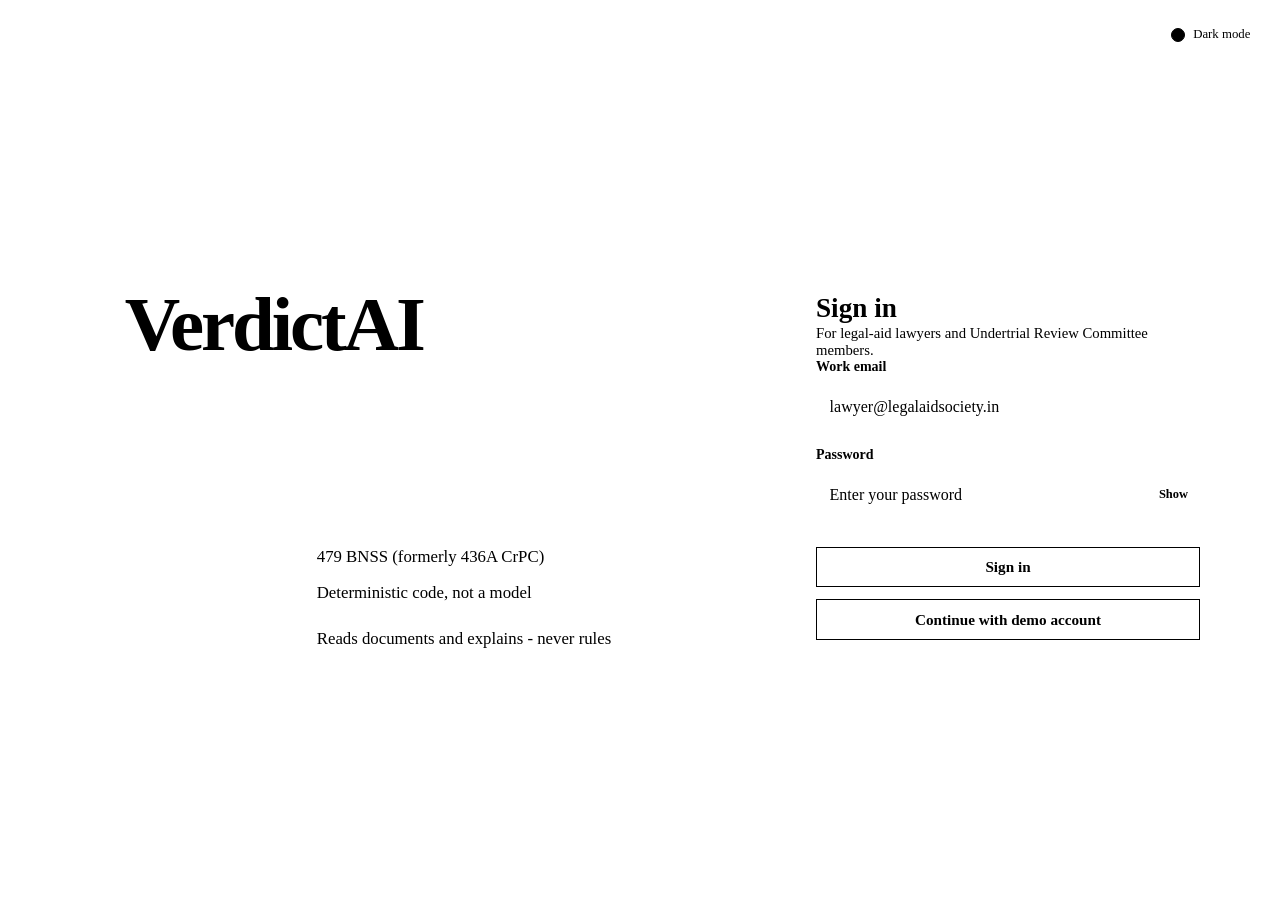
<file: frontend1/templates/upload.html>
<!doctype html>
<html lang="en">
<head>
  <meta charset="utf-8">
  <meta name="viewport" content="width=device-width, initial-scale=1">
  <title>Upload case | VerdictAI</title>
  <link rel="stylesheet" href="../static/css/common.css">
  <link rel="stylesheet" href="../static/css/upload.css">
  <script src="../static/js/common.js" defer></script>
  <script src="../static/js/upload.js" defer></script>
</head>
<body>
  <div class="app-shell">
    <header class="app-header">
      <div class="app-header-left"><a class="app-wordmark" href="dashboard.html">VerdictAI</a><nav class="app-nav" aria-label="Primary"><a class="nav-link" href="upload.html" aria-current="page">Upload</a><a class="nav-link" href="dashboard.html">Case register</a></nav></div>
      <div class="app-header-right"><button type="button" class="theme-toggle theme-toggle-compact" data-theme-toggle aria-label="Toggle dark mode" aria-pressed="false"><span class="theme-toggle-icon" aria-hidden="true"></span></button><span class="app-user-email"></span><button type="button" class="btn btn-ghost btn-small" data-logout>Sign out</button></div>
    </header>
    <main class="view-root">
      <section aria-labelledby="upload-heading">
        <div class="view-header"><p class="view-eyebrow">Step one</p><h1 id="upload-heading">Add a case document</h1><p class="view-sub">Upload a chargesheet or FIR. The pipeline extracts the facts that matter and checks them against Section 479 BNSS.</p></div>
        <div class="upload-layout">
          <div>
            <div id="dropzone" class="dropzone" tabindex="0" role="button" aria-label="Upload a PDF. Press Enter to browse or drag a file here."><input type="file" id="file-input" accept="application/pdf" hidden><span class="dropzone-symbol" aria-hidden="true">↑</span><p class="dropzone-title">Drop a PDF here, or click to browse</p><p class="dropzone-sub">Chargesheets, FIRs and bail orders - up to 20MB</p></div>
            <p id="upload-file-error" class="form-alert" role="alert" hidden></p>
          </div>
          <section class="upload-progress-card" id="upload-progress-card" hidden aria-live="polite" aria-label="Upload progress">
            <p class="upload-filename" id="upload-filename"></p>
            <ol class="stepper" id="upload-stepper"><li data-step="uploaded"><span class="step-dot"></span>Uploaded</li><li data-step="reading"><span class="step-dot"></span>Reading document</li><li data-step="extracting"><span class="step-dot"></span>Extracting facts</li><li data-step="checking"><span class="step-dot"></span>Checking law</li><li data-step="done"><span class="step-dot"></span>Done</li></ol>
            <p class="upload-status-text" id="upload-status-text"></p>
            <div class="upload-actions" id="upload-actions" hidden><a class="btn btn-primary" id="view-new-case-btn" href="case-detail.html">View case</a><button type="button" class="btn btn-ghost" id="upload-another-btn">Upload another</button></div>
          </section>
        </div>
      </section>
    </main>
    <footer class="app-footer"><p>Case data is synthetic and for a hackathon demonstration only. It is not legal advice.</p></footer>
  </div>
</body>
</html>
</file>
<file: frontend/css/common.css>
:root {
  --space-1: .25rem;
  --space-2: .5rem;
  --space-3: .75rem;
  --space-4: 1rem;
  --space-5: 1.5rem;
  --space-6: 2rem;
  --space-7: 3rem;

  --radius-sm: 3px;
  --font-sans: ui-sans-serif, system-ui, "Segoe UI", Roboto, Helvetica, Arial, sans-serif;
  --font-serif: "Iowan Old Style", "Palatino Linotype", Palatino, Georgia, "Times New Roman", serif;
  --focus-ring: 0 0 0 1px var(--color-primary), 0 0 0 4px var(--color-primary-tint);

  color-scheme: light;

  /* Light palette. The dark values live in [data-theme="dark"] and in the
     prefers-color-scheme block below; without these the light theme rendered
     with every colour token unset. */
  --color-paper: #ffffff;
  --color-paper-raised: #ffffff;
  --color-paper-sunken: #f4f6f8;
  --color-ink: #16202b;
  --color-ink-soft: #55606c;
  --color-ink-faint: #7b8792;
  --color-border: #dde3ea;
  --color-border-strong: #c2cbd5;
  --color-primary: #2f4b87;
  --color-primary-hover: #243c70;
  --color-primary-tint: #e9effb;
  --color-on-primary: #ffffff;
  --color-red: #a3271c;
  --color-red-bg: #fdecea;
  --color-amber: #8a5a10;
  --color-amber-bg: #fdf3e2;
  --color-yellow: #6f6011;
  --color-yellow-bg: #faf5dc;
  --color-gray-flag: #5c6670;
  --color-gray-bg: #eef1f4;
  --color-review: #146d69;
  --color-review-bg: #e2f4f3;
  --color-barred: #6b3f80;
  --color-barred-bg: #f4ecf8;
  --color-success: #1d7a3c;
  --shadow-panel: 0 1px 2px rgba(15, 25, 35, .06), 0 8px 24px rgba(15, 25, 35, .07);
}
[data-theme="dark"] {
  color-scheme: dark;
  --color-paper: #141a22;
  --color-paper-raised: #1c2530;
  --color-paper-sunken: #0f141a;
  --color-ink: #e8e9e3;
  --color-ink-soft: #aab3bd;
  --color-ink-faint: #7c8894;
  --color-border: #313d49;
  --color-border-strong: #45505c;
  --color-primary: #8fa3d1;
  --color-primary-hover: #a9bae0;
  --color-primary-tint: #253046;
  --color-on-primary: #12161c;
  --color-red: #e2a29c;
  --color-red-bg: #3a2422;
  --color-amber: #e3bd83;
  --color-amber-bg: #3a2e18;
  --color-yellow: #d9c877;
  --color-yellow-bg: #34301a;
  --color-gray-flag: #b7bfc7;
  --color-gray-bg: #262e37;
  --color-review: #8fd0cd;
  --color-review-bg: #1c3435;
  --color-barred: #cbaed3;
  --color-barred-bg: #2f2534;
  --color-success: #8fcb9d;
  --shadow-panel: 0 1px 2px rgba(0, 0, 0, .3), 0 8px 24px rgba(0, 0, 0, .35);
}

@media (prefers-color-scheme: dark) {
  :root:not([data-theme="light"]) {
    color-scheme: dark;
    --color-paper: #141a22; --color-paper-raised: #1c2530; --color-paper-sunken: #0f141a;
    --color-ink: #e8e9e3; --color-ink-soft: #aab3bd; --color-ink-faint: #7c8894;
    --color-border: #313d49; --color-border-strong: #45505c; --color-primary: #8fa3d1;
    --color-primary-hover: #a9bae0; --color-primary-tint: #253046; --color-on-primary: #12161c;
    --color-red: #e2a29c; --color-red-bg: #3a2422; --color-amber: #e3bd83; --color-amber-bg: #3a2e18;
    --color-yellow: #d9c877; --color-yellow-bg: #34301a; --color-gray-flag: #b7bfc7; --color-gray-bg: #262e37;
    --color-review: #8fd0cd; --color-review-bg: #1c3435; --color-barred: #cbaed3; --color-barred-bg: #2f2534;
    --color-success: #8fcb9d;
  }
}

*, *::before, *::after { box-sizing: border-box; }
html { -webkit-text-size-adjust: 100%; }
body { min-width: 320px; margin: 0; background: var(--color-paper); color: var(--color-ink); font: 16px/1.5 var(--font-sans); -webkit-font-smoothing: antialiased; }
h1, h2, h3, h4 { margin: 0; color: var(--color-ink); font-family: var(--font-serif); font-weight: 600; line-height: 1.2; }
p { margin: 0; }
button, input, textarea { font: inherit; }
button { cursor: pointer; }
a { color: var(--color-primary); }
:focus-visible { outline: none; box-shadow: var(--focus-ring); border-radius: var(--radius-sm); }
.sr-only { position: absolute; width: 1px; height: 1px; overflow: hidden; clip: rect(0, 0, 0, 0); margin: -1px; border: 0; padding: 0; white-space: nowrap; }

.btn { display: inline-flex; align-items: center; justify-content: center; gap: var(--space-2); border: 1px solid transparent; border-radius: var(--radius-sm); padding: .65rem 1.1rem; font-size: .95rem; font-weight: 600; text-decoration: none; transition: background-color 120ms ease, border-color 120ms ease, color 120ms ease; }
.btn-primary { border-color: var(--color-primary); background: var(--color-primary); color: var(--color-on-primary); }
.btn-primary:hover { border-color: var(--color-primary-hover); background: var(--color-primary-hover); }
.btn-ghost { border-color: var(--color-border-strong); background: transparent; color: var(--color-ink); }
.btn-ghost:hover { background: var(--color-paper-sunken); }
.btn-small { padding: .45rem .8rem; font-size: .875rem; }
.btn-block { width: 100%; margin-top: var(--space-3); }
.field { display: flex; flex-direction: column; gap: var(--space-2); margin-bottom: var(--space-4); }
.field label { color: var(--color-ink-soft); font-size: .875rem; font-weight: 600; }
.field input { width: 100%; border: 1px solid var(--color-border-strong); background: var(--color-paper-raised); color: var(--color-ink); padding: .7rem .85rem; line-height: 1.6; }
.field input::placeholder { color: var(--color-ink-faint); }
.field input:focus-visible { border-color: var(--color-primary); }
.field input[aria-invalid="true"] { border-color: var(--color-red); }
.field-inline { margin-bottom: 0; }
.field-inline input { min-width: 260px; }
.field-error { margin: 0; color: var(--color-red); font-size: .8rem; }
.form-alert { margin: 0 0 var(--space-4); border-left: 3px solid var(--color-red); background: var(--color-red-bg); color: var(--color-ink); padding: .65rem .75rem; font-size: .875rem; }

.theme-toggle { display: inline-flex; align-items: center; gap: var(--space-2); border: 1px solid var(--color-border); border-radius: var(--radius-sm); background: transparent; color: var(--color-ink-soft); padding: .45rem .6rem; font-size: .8rem; }
.theme-toggle:hover { background: var(--color-paper-sunken); color: var(--color-ink); }
.theme-toggle-icon { display: inline-block; width: 14px; height: 14px; border: 1.5px solid currentColor; border-radius: 50%; }
[data-theme="dark"] .theme-toggle-icon, :root:not([data-theme="light"]) .theme-toggle-icon { background: currentColor; }
.theme-toggle-compact { padding: .4rem; }
.app-shell { display: flex; min-height: 100vh; min-height: 100dvh; flex-direction: column; }
.app-header { display: flex; min-height: 64px; align-items: center; justify-content: space-between; border-bottom: 1px solid var(--color-border); background: var(--color-paper-raised); padding: 0 clamp(1rem, 4vw, 3rem); }
.app-header-left, .app-header-right, .app-nav { display: flex; align-items: center; }
.app-header-left { gap: var(--space-6); }
.app-header-right { gap: var(--space-3); }
.app-wordmark { color: var(--color-ink); font-family: var(--font-serif); font-size: 1.25rem; font-weight: 700; text-decoration: none; }
.app-nav { gap: var(--space-2); }
.nav-link { border-bottom: 2px solid transparent; color: var(--color-ink-soft); padding: .35rem .4rem; font-size: .9rem; text-decoration: none; }
.nav-link:hover { color: var(--color-ink); }
.nav-link[aria-current="page"] { border-bottom-color: var(--color-primary); color: var(--color-primary); }
.app-user-email { color: var(--color-ink-soft); font-size: .85rem; }
.view-root { width: min(1180px, 100% - 2rem); flex: 1; margin: 0 auto; padding: var(--space-7) 0; }
.view-header { max-width: 58ch; margin-bottom: var(--space-6); }
.view-eyebrow { margin-bottom: var(--space-2); color: var(--color-primary); font-size: .8rem; font-weight: 700; }
.view-header h1 { margin-bottom: var(--space-2); font-size: clamp(1.7rem, 3vw, 2rem); }
.view-sub { color: var(--color-ink-soft); line-height: 1.55; }
.app-footer { border-top: 1px solid var(--color-border); padding: var(--space-5) 1rem; }
.app-footer p { max-width: 60ch; margin: 0 auto; color: var(--color-ink-faint); font-size: .78rem; text-align: center; }

@media (max-width: 640px) {
  .app-header { min-height: 58px; padding: 0 1rem; }
  .app-header-left { gap: var(--space-3); }
  .app-user-email, .app-header-right .btn-small { display: none; }
  .view-root { width: min(100% - 1.5rem, 1180px); padding: var(--space-6) 0; }
}
@media (prefers-reduced-motion: reduce) { *, *::before, *::after { animation-duration: .001ms !important; animation-iteration-count: 1 !important; scroll-behavior: auto !important; transition-duration: .001ms !important; } }
/* Flag styling. These were previously only in dashboard.css, which left the
   flag tag and verdict banner on the case-detail page with no colour at all,
   since that page does not load dashboard.css. */
.flag-bar { min-width: 8rem; border-left: 3px solid var(--flag-color); padding-left: .45rem; }
.flag-tag { display: inline-block; border: 1px solid var(--flag-color); background: var(--flag-bg); color: var(--flag-color); padding: .17rem .36rem; font-size: .72rem; font-weight: 700; white-space: nowrap; }
.flag-red { --flag-color: var(--color-red); --flag-bg: var(--color-red-bg); }
.flag-amber { --flag-color: var(--color-amber); --flag-bg: var(--color-amber-bg); }
.flag-yellow { --flag-color: var(--color-yellow); --flag-bg: var(--color-yellow-bg); }
.flag-gray { --flag-color: var(--color-gray-flag); --flag-bg: var(--color-gray-bg); }
.flag-review { --flag-color: var(--color-review); --flag-bg: var(--color-review-bg); }
.flag-barred { --flag-color: var(--color-barred); --flag-bg: var(--color-barred-bg); }
/* Set while the pipeline is still running, before a real flag exists. */
.flag-pending { --flag-color: var(--color-primary); --flag-bg: var(--color-primary-tint); }
</file>
<file: frontend/css/case-detail.css>
.case-back { display: inline-block; margin-bottom: var(--space-5); color: var(--color-ink-soft); font-size: .9rem; text-decoration: none; }.case-back:hover { color: var(--color-primary); }
.case-detail-header { display: flex; align-items: flex-start; justify-content: space-between; gap: var(--space-4); margin-bottom: var(--space-4); }.case-detail-id { margin-bottom: var(--space-1); color: var(--color-ink-faint); font-size: .85rem; }.case-detail-name { font-size: clamp(1.7rem, 3vw, 2.2rem); }
.verdict-banner { margin-bottom: var(--space-5); border-left: 4px solid var(--flag-color); background: var(--flag-bg); padding: var(--space-4) var(--space-5); }.verdict-banner-flag { margin-bottom: var(--space-2); color: var(--flag-color); font-size: .82rem; font-weight: 700; }.verdict-banner-headline { margin-bottom: var(--space-2); font-family: var(--font-serif); font-size: 1.25rem; font-weight: 700; }.verdict-banner-rule, .explanation-text { color: var(--color-ink-soft); line-height: 1.65; }
.case-grid { display: grid; gap: var(--space-4); }.panel { border: 1px solid var(--color-border); background: var(--color-paper-raised); box-shadow: var(--shadow-panel); padding: var(--space-5); }.panel h2 { margin-bottom: var(--space-4); font-size: 1.1rem; }.panel-sub { display: block; margin-top: .2rem; color: var(--color-ink-faint); font-family: var(--font-sans); font-size: .82rem; font-weight: 400; }
.timeline { padding-top: var(--space-3); }.timeline-track { position: relative; height: 52px; margin: 0 .3rem; border-top: 3px solid var(--color-border-strong); }.timeline-fill { position: absolute; top: -3px; left: 0; width: var(--fill); height: 3px; background: var(--color-primary); }.timeline-fill.is-overdue { background: var(--color-red); }.timeline-tick { position: absolute; top: -8px; left: var(--pos); height: 13px; border-left: 1px solid var(--color-ink-faint); }.timeline-marker { position: absolute; top: 10px; left: var(--pos); color: var(--color-ink-soft); font-size: .72rem; transform: translateX(-50%); white-space: nowrap; }.timeline-marker.is-today { top: -31px; color: var(--color-primary); font-weight: 700; }.timeline-labels { display: flex; justify-content: space-between; gap: 1rem; color: var(--color-ink-soft); font-size: .78rem; }
.facts-list { display: flex; flex-direction: column; gap: var(--space-4); margin: 0; padding: 0; list-style: none; }.facts-list li { border-top: 1px solid var(--color-border); padding-top: var(--space-4); }.facts-list li:first-child { border-top: 0; padding-top: 0; }.fact-row { display: flex; align-items: baseline; justify-content: space-between; gap: var(--space-3); }.fact-label { color: var(--color-ink-soft); font-size: .78rem; font-weight: 700; }.fact-confidence { color: var(--color-ink-faint); font-size: .76rem; }.fact-value { color: var(--color-ink); font-weight: 700; }.fact-value.is-missing { color: var(--color-review); font-style: italic; font-weight: 500; }.fact-quote { margin: var(--space-2) 0 0; border-left: 2px solid var(--color-border-strong); color: var(--color-ink-soft); padding-left: var(--space-3); font-family: var(--font-serif); font-size: .88rem; }
.bail-textarea { width: 100%; min-height: 310px; resize: vertical; border: 1px solid var(--color-border-strong); background: var(--color-paper); color: var(--color-ink); padding: var(--space-4); font-family: var(--font-serif); font-size: .92rem; line-height: 1.6; }.bail-actions { display: flex; flex-wrap: wrap; gap: var(--space-3); margin-top: var(--space-4); }.copy-confirm { align-self: center; color: var(--color-success); font-size: .85rem; }
@media (min-width: 900px) { .case-grid { grid-template-columns: 1.3fr 1fr; }.panel-full { grid-column: 1 / -1; } } @media (max-width: 500px) { .case-detail-header { flex-direction: column; }.timeline-labels { flex-direction: column; gap: .1rem; }.timeline-marker { font-size: .64rem; } }
</file>
<file: frontend/css/dashboard.css>
.dashboard-controls { display: flex; align-items: flex-start; justify-content: space-between; gap: var(--space-4); margin-bottom: var(--space-5); }
.filter-group { display: flex; flex-wrap: wrap; justify-content: flex-end; gap: var(--space-2); }
.filter-chip { border: 1px solid var(--color-border-strong); border-radius: 99px; background: transparent; color: var(--color-ink-soft); padding: .35rem .65rem; font-size: .78rem; }
.filter-chip:hover { color: var(--color-ink); }
.filter-chip.is-active { border-color: var(--color-primary); background: var(--color-primary); color: var(--color-on-primary); }
.table-caption { margin-bottom: var(--space-3); color: var(--color-ink-faint); font-size: .85rem; }
.table-wrap { overflow: hidden; border: 1px solid var(--color-border); background: var(--color-paper-raised); box-shadow: var(--shadow-panel); }
.case-table { width: 100%; border-collapse: collapse; }
.case-table th { border-bottom: 1px solid var(--color-border); background: var(--color-paper-sunken); color: var(--color-ink-soft); padding: .7rem .8rem; font-size: .72rem; font-weight: 700; letter-spacing: .03em; text-align: left; text-transform: uppercase; }
.case-table td { border-bottom: 1px solid var(--color-border); padding: .85rem .8rem; vertical-align: middle; font-size: .9rem; }
.case-table tbody tr:last-child td { border-bottom: 0; }
.case-row { cursor: pointer; transition: background .12s; }
.case-row:hover, .case-row:focus-visible { background: var(--color-primary-tint); }
.case-id { color: var(--color-ink); font-weight: 700; }
.case-sections { color: var(--color-ink-soft); font-size: .82rem; }
.overdue-figure { font-weight: 700; }
.empty-state { padding: 3rem 1rem; text-align: center; }.empty-state h2 { margin-bottom: var(--space-2); font-size: 1.2rem; }.empty-state p { margin-bottom: var(--space-4); color: var(--color-ink-soft); }
@media (max-width: 850px) { .dashboard-controls { flex-direction: column; }.filter-group { justify-content: flex-start; } }
@media (max-width: 720px) { .case-table thead { display: none; }.case-table, .case-table tbody, .case-table tr, .case-table td { display: block; }.case-table tr { border-bottom: 1px solid var(--color-border); padding: var(--space-3); }.case-table td { border: 0; padding: .2rem 0; }.case-table td::before { display: inline-block; width: 8.25rem; color: var(--color-ink-faint); content: attr(data-label); font-size: .75rem; font-weight: 700; text-transform: uppercase; }.case-table td:first-child::before { display: none; }.flag-bar { display: inline-block; }.field-inline, .field-inline input { width: 100%; }.field-inline input { min-width: 0; } }
</file>
<file: frontend/css/login.css>
.login-screen { display: grid; min-height: 100vh; min-height: 100dvh; grid-template-columns: minmax(0, 1.15fr) minmax(360px, .85fr); }
.login-brand { display: flex; align-items: center; background: var(--color-primary); color: var(--color-on-primary); padding: clamp(2rem, 7vw, 7rem); }
.login-brand-inner { max-width: 31rem; margin: 0 auto; }
.login-eyebrow { margin-bottom: var(--space-3); color: rgba(255,255,255,.72); font-size: .82rem; font-weight: 700; letter-spacing: .08em; text-transform: uppercase; }
.login-wordmark { color: inherit; font-size: clamp(3rem, 6vw, 5.5rem); letter-spacing: -.04em; }
.login-tagline { max-width: 44ch; margin-top: var(--space-5); color: rgba(255,255,255,.88); line-height: 1.65; }
.login-stats { display: grid; gap: var(--space-4); margin: var(--space-7) 0 0; border-top: 1px solid rgba(255,255,255,.25); padding-top: var(--space-5); }
.login-stats div { display: grid; grid-template-columns: 11rem 1fr; gap: var(--space-4); }
.login-stats dt { color: rgba(255,255,255,.65); font-size: .78rem; font-weight: 700; text-transform: uppercase; }
.login-stats dd { margin: 0; font-family: var(--font-serif); font-size: 1.05rem; }
.login-form-panel { display: flex; align-items: center; justify-content: center; position: relative; background: var(--color-paper-raised); padding: 2rem; }
.login-form-wrap { width: 100%; max-width: 24rem; }
.login-form-wrap > .theme-toggle { position: absolute; top: 1.25rem; right: 1.25rem; }
.login-form-title { margin-top: var(--space-6); font-size: 1.7rem; }
.login-form-sub { display: block; margin: var(--space-1) 0 var(--space-5); color: var(--color-ink-soft); font-size: .92rem; }
.password-row { display: flex; position: relative; }
.password-row input { padding-right: 4.5rem; }
.password-toggle { position: absolute; top: 50%; right: .4rem; border: 0; background: transparent; color: var(--color-primary); padding: .35rem; font-size: .78rem; font-weight: 700; transform: translateY(-50%); }
@media (max-width: 780px) { .login-screen { display: block; } .login-brand { min-height: 265px; padding: 2rem 1.5rem; } .login-stats { display: none; } .login-wordmark { font-size: 3.3rem; } .login-form-panel { min-height: calc(100dvh - 265px); padding: 3rem 1.5rem; } }
</file>
<file: frontend/css/upload.css>
.upload-layout { display: grid; grid-template-columns: minmax(0, 1.1fr) minmax(280px, .9fr); align-items: start; gap: var(--space-6); }
.dropzone { border: 1.5px dashed var(--color-border-strong); background: var(--color-paper-raised); padding: clamp(2.5rem, 8vw, 5rem) 1.5rem; text-align: center; transition: background .15s, border-color .15s; }
.dropzone:hover, .dropzone:focus-visible, .dropzone.is-dragover { border-color: var(--color-primary); background: var(--color-primary-tint); }
.dropzone-symbol { display: block; margin-bottom: var(--space-3); color: var(--color-primary); font-size: 2.4rem; line-height: 1; }
.dropzone-title { margin-bottom: var(--space-1); color: var(--color-ink); font-weight: 700; }
.dropzone-sub, .upload-status-text { color: var(--color-ink-soft); font-size: .85rem; }
.upload-progress-card { border: 1px solid var(--color-border); background: var(--color-paper-raised); box-shadow: var(--shadow-panel); padding: var(--space-5); }
.upload-filename { margin-bottom: var(--space-4); font-weight: 700; overflow-wrap: anywhere; }
.stepper { display: flex; flex-direction: column; gap: 0; margin: 0 0 var(--space-4); padding: 0; list-style: none; }
.stepper li { display: flex; position: relative; align-items: center; gap: var(--space-3); min-height: 2.25rem; color: var(--color-ink-faint); font-size: .9rem; }
.stepper li:not(:last-child)::before { position: absolute; top: 1.65rem; left: 7px; width: 1px; height: 1rem; background: var(--color-border-strong); content: ""; }
.step-dot { width: 15px; height: 15px; flex: none; border: 1px solid var(--color-border-strong); border-radius: 50%; background: var(--color-paper-raised); }
.stepper li.is-done { color: var(--color-ink); }
.stepper li.is-done .step-dot, .stepper li.is-done:not(:last-child)::before { border-color: var(--color-success); background: var(--color-success); }
.stepper li.is-active { color: var(--color-primary); font-weight: 700; }
.stepper li.is-active .step-dot { border-color: var(--color-primary); box-shadow: 0 0 0 3px var(--color-primary-tint); }
.upload-actions { display: flex; flex-wrap: wrap; gap: var(--space-3); margin-top: var(--space-4); }
@media (max-width: 780px) { .upload-layout { grid-template-columns: 1fr; } }
</file>
<file: frontend1/static/css/common.css>
:root {
    --space-2: .5rem;
  --space-3: .75rem;
  --space-4: 1rem;
  --space-5: 1.5rem;
  --space-6: 2rem;
  --space-7: 3rem;
  color-scheme: light;
}
[data-theme="dark"] {
  color-scheme: dark;
  --color-paper: #141a22;
  --color-paper-raised: #1c2530;
  --color-paper-sunken: #0f141a;
  --color-ink: #e8e9e3;
  --color-ink-soft: #aab3bd;
  --color-ink-faint: #7c8894;
  --color-border: #313d49;
  --color-border-strong: #45505c;
  --color-primary: #8fa3d1;
  --color-primary-hover: #a9bae0;
  --color-primary-tint: #253046;
  --color-on-primary: #12161c;
  --color-red: #e2a29c;
  --color-red-bg: #3a2422;
  --color-amber: #e3bd83;
  --color-amber-bg: #3a2e18;
  --color-yellow: #d9c877;
  --color-yellow-bg: #34301a;
  --color-gray-flag: #b7bfc7;
  --color-gray-bg: #262e37;
  --color-review: #8fd0cd;
  --color-review-bg: #1c3435;
  --color-barred: #cbaed3;
  --color-barred-bg: #2f2534;
  --color-success: #8fcb9d;
  --shadow-panel: 0 1px 2px rgba(0, 0, 0, .3), 0 8px 24px rgba(0, 0, 0, .35);
}

@media (prefers-color-scheme: dark) {
  :root:not([data-theme="light"]) {
    color-scheme: dark;
    --color-paper: #141a22; --color-paper-raised: #1c2530; --color-paper-sunken: #0f141a;
    --color-ink: #e8e9e3; --color-ink-soft: #aab3bd; --color-ink-faint: #7c8894;
    --color-border: #313d49; --color-border-strong: #45505c; --color-primary: #8fa3d1;
    --color-primary-hover: #a9bae0; --color-primary-tint: #253046; --color-on-primary: #12161c;
    --color-red: #e2a29c; --color-red-bg: #3a2422; --color-amber: #e3bd83; --color-amber-bg: #3a2e18;
    --color-yellow: #d9c877; --color-yellow-bg: #34301a; --color-gray-flag: #b7bfc7; --color-gray-bg: #262e37;
    --color-review: #8fd0cd; --color-review-bg: #1c3435; --color-barred: #cbaed3; --color-barred-bg: #2f2534;
    --color-success: #8fcb9d;
  }
}

*, *::before, *::after { box-sizing: border-box; }
html { -webkit-text-size-adjust: 100%; }
body { min-width: 320px; margin: 0; background: var(--color-paper); color: var(--color-ink); font: 16px/1.5 var(--font-sans); -webkit-font-smoothing: antialiased; }
h1, h2, h3, h4 { margin: 0; color: var(--color-ink); font-family: var(--font-serif); font-weight: 600; line-height: 1.2; }
p { margin: 0; }
button, input, textarea { font: inherit; }
button { cursor: pointer; }
a { color: var(--color-primary); }
:focus-visible { outline: none; box-shadow: var(--focus-ring); border-radius: var(--radius-sm); }
.sr-only { position: absolute; width: 1px; height: 1px; overflow: hidden; clip: rect(0, 0, 0, 0); margin: -1px; border: 0; padding: 0; white-space: nowrap; }

.btn { display: inline-flex; align-items: center; justify-content: center; gap: var(--space-2); border: 1px solid transparent; border-radius: var(--radius-sm); padding: .65rem 1.1rem; font-size: .95rem; font-weight: 600; text-decoration: none; transition: background-color 120ms ease, border-color 120ms ease, color 120ms ease; }
.btn-primary { border-color: var(--color-primary); background: var(--color-primary); color: var(--color-on-primary); }
.btn-primary:hover { border-color: var(--color-primary-hover); background: var(--color-primary-hover); }
.btn-ghost { border-color: var(--color-border-strong); background: transparent; color: var(--color-ink); }
.btn-ghost:hover { background: var(--color-paper-sunken); }
.btn-small { padding: .45rem .8rem; font-size: .875rem; }
.btn-block { width: 100%; margin-top: var(--space-3); }
.field { display: flex; flex-direction: column; gap: var(--space-2); margin-bottom: var(--space-4); }
.field label { color: var(--color-ink-soft); font-size: .875rem; font-weight: 600; }
.field input { width: 100%; border: 1px solid var(--color-border-strong); background: var(--color-paper-raised); color: var(--color-ink); padding: .7rem .85rem; line-height: 1.6; }
.field input::placeholder { color: var(--color-ink-faint); }
.field input:focus-visible { border-color: var(--color-primary); }
.field input[aria-invalid="true"] { border-color: var(--color-red); }
.field-inline { margin-bottom: 0; }
.field-inline input { min-width: 260px; }
.field-error { margin: 0; color: var(--color-red); font-size: .8rem; }
.form-alert { margin: 0 0 var(--space-4); border-left: 3px solid var(--color-red); background: var(--color-red-bg); color: var(--color-ink); padding: .65rem .75rem; font-size: .875rem; }

.theme-toggle { display: inline-flex; align-items: center; gap: var(--space-2); border: 1px solid var(--color-border); border-radius: var(--radius-sm); background: transparent; color: var(--color-ink-soft); padding: .45rem .6rem; font-size: .8rem; }
.theme-toggle:hover { background: var(--color-paper-sunken); color: var(--color-ink); }
.theme-toggle-icon { display: inline-block; width: 14px; height: 14px; border: 1.5px solid currentColor; border-radius: 50%; }
[data-theme="dark"] .theme-toggle-icon, :root:not([data-theme="light"]) .theme-toggle-icon { background: currentColor; }
.theme-toggle-compact { padding: .4rem; }
.app-shell { display: flex; min-height: 100vh; min-height: 100dvh; flex-direction: column; }
.app-header { display: flex; min-height: 64px; align-items: center; justify-content: space-between; border-bottom: 1px solid var(--color-border); background: var(--color-paper-raised); padding: 0 clamp(1rem, 4vw, 3rem); }
.app-header-left, .app-header-right, .app-nav { display: flex; align-items: center; }
.app-header-left { gap: var(--space-6); }
.app-header-right { gap: var(--space-3); }
.app-wordmark { color: var(--color-ink); font-family: var(--font-serif); font-size: 1.25rem; font-weight: 700; text-decoration: none; }
.app-nav { gap: var(--space-2); }
.nav-link { border-bottom: 2px solid transparent; color: var(--color-ink-soft); padding: .35rem .4rem; font-size: .9rem; text-decoration: none; }
.nav-link:hover { color: var(--color-ink); }
.nav-link[aria-current="page"] { border-bottom-color: var(--color-primary); color: var(--color-primary); }
.app-user-email { color: var(--color-ink-soft); font-size: .85rem; }
.view-root { width: min(1180px, 100% - 2rem); flex: 1; margin: 0 auto; padding: var(--space-7) 0; }
.view-header { max-width: 58ch; margin-bottom: var(--space-6); }
.view-eyebrow { margin-bottom: var(--space-2); color: var(--color-primary); font-size: .8rem; font-weight: 700; }
.view-header h1 { margin-bottom: var(--space-2); font-size: clamp(1.7rem, 3vw, 2rem); }
.view-sub { color: var(--color-ink-soft); line-height: 1.55; }
.app-footer { border-top: 1px solid var(--color-border); padding: var(--space-5) 1rem; }
.app-footer p { max-width: 60ch; margin: 0 auto; color: var(--color-ink-faint); font-size: .78rem; text-align: center; }

@media (max-width: 640px) {
  .app-header { min-height: 58px; padding: 0 1rem; }
  .app-header-left { gap: var(--space-3); }
  .app-user-email, .app-header-right .btn-small { display: none; }
  .view-root { width: min(100% - 1.5rem, 1180px); padding: var(--space-6) 0; }
}
@media (prefers-reduced-motion: reduce) { *, *::before, *::after { animation-duration: .001ms !important; animation-iteration-count: 1 !important; scroll-behavior: auto !important; transition-duration: .001ms !important; } }
</file>
<file: frontend1/static/css/case-detail.css>
.case-back { display: inline-block; margin-bottom: var(--space-5); color: var(--color-ink-soft); font-size: .9rem; text-decoration: none; }.case-back:hover { color: var(--color-primary); }
.case-detail-header { display: flex; align-items: flex-start; justify-content: space-between; gap: var(--space-4); margin-bottom: var(--space-4); }.case-detail-id { margin-bottom: var(--space-1); color: var(--color-ink-faint); font-size: .85rem; }.case-detail-name { font-size: clamp(1.7rem, 3vw, 2.2rem); }
.verdict-banner { margin-bottom: var(--space-5); border-left: 4px solid var(--flag-color); background: var(--flag-bg); padding: var(--space-4) var(--space-5); }.verdict-banner-flag { margin-bottom: var(--space-2); color: var(--flag-color); font-size: .82rem; font-weight: 700; }.verdict-banner-headline { margin-bottom: var(--space-2); font-family: var(--font-serif); font-size: 1.25rem; font-weight: 700; }.verdict-banner-rule, .explanation-text { color: var(--color-ink-soft); line-height: 1.65; }
.case-grid { display: grid; gap: var(--space-4); }.panel { border: 1px solid var(--color-border); background: var(--color-paper-raised); box-shadow: var(--shadow-panel); padding: var(--space-5); }.panel h2 { margin-bottom: var(--space-4); font-size: 1.1rem; }.panel-sub { display: block; margin-top: .2rem; color: var(--color-ink-faint); font-family: var(--font-sans); font-size: .82rem; font-weight: 400; }
.timeline { padding-top: var(--space-3); }.timeline-track { position: relative; height: 52px; margin: 0 .3rem; border-top: 3px solid var(--color-border-strong); }.timeline-fill { position: absolute; top: -3px; left: 0; width: var(--fill); height: 3px; background: var(--color-primary); }.timeline-fill.is-overdue { background: var(--color-red); }.timeline-tick { position: absolute; top: -8px; left: var(--pos); height: 13px; border-left: 1px solid var(--color-ink-faint); }.timeline-marker { position: absolute; top: 10px; left: var(--pos); color: var(--color-ink-soft); font-size: .72rem; transform: translateX(-50%); white-space: nowrap; }.timeline-marker.is-today { top: -31px; color: var(--color-primary); font-weight: 700; }.timeline-labels { display: flex; justify-content: space-between; gap: 1rem; color: var(--color-ink-soft); font-size: .78rem; }
.facts-list { display: flex; flex-direction: column; gap: var(--space-4); margin: 0; padding: 0; list-style: none; }.facts-list li { border-top: 1px solid var(--color-border); padding-top: var(--space-4); }.facts-list li:first-child { border-top: 0; padding-top: 0; }.fact-row { display: flex; align-items: baseline; justify-content: space-between; gap: var(--space-3); }.fact-label { color: var(--color-ink-soft); font-size: .78rem; font-weight: 700; }.fact-confidence { color: var(--color-ink-faint); font-size: .76rem; }.fact-value { color: var(--color-ink); font-weight: 700; }.fact-value.is-missing { color: var(--color-review); font-style: italic; font-weight: 500; }.fact-quote { margin: var(--space-2) 0 0; border-left: 2px solid var(--color-border-strong); color: var(--color-ink-soft); padding-left: var(--space-3); font-family: var(--font-serif); font-size: .88rem; }
.bail-textarea { width: 100%; min-height: 310px; resize: vertical; border: 1px solid var(--color-border-strong); background: var(--color-paper); color: var(--color-ink); padding: var(--space-4); font-family: var(--font-serif); font-size: .92rem; line-height: 1.6; }.bail-actions { display: flex; flex-wrap: wrap; gap: var(--space-3); margin-top: var(--space-4); }.copy-confirm { align-self: center; color: var(--color-success); font-size: .85rem; }
@media (min-width: 900px) { .case-grid { grid-template-columns: 1.3fr 1fr; }.panel-full { grid-column: 1 / -1; } } @media (max-width: 500px) { .case-detail-header { flex-direction: column; }.timeline-labels { flex-direction: column; gap: .1rem; }.timeline-marker { font-size: .64rem; } }
</file>
<file: frontend1/static/css/dashboard.css>
.dashboard-controls { display: flex; align-items: flex-start; justify-content: space-between; gap: var(--space-4); margin-bottom: var(--space-5); }
.filter-group { display: flex; flex-wrap: wrap; justify-content: flex-end; gap: var(--space-2); }
.filter-chip { border: 1px solid var(--color-border-strong); border-radius: 99px; background: transparent; color: var(--color-ink-soft); padding: .35rem .65rem; font-size: .78rem; }
.filter-chip:hover { color: var(--color-ink); }
.filter-chip.is-active { border-color: var(--color-primary); background: var(--color-primary); color: var(--color-on-primary); }
.table-caption { margin-bottom: var(--space-3); color: var(--color-ink-faint); font-size: .85rem; }
.table-wrap { overflow: hidden; border: 1px solid var(--color-border); background: var(--color-paper-raised); box-shadow: var(--shadow-panel); }
.case-table { width: 100%; border-collapse: collapse; }
.case-table th { border-bottom: 1px solid var(--color-border); background: var(--color-paper-sunken); color: var(--color-ink-soft); padding: .7rem .8rem; font-size: .72rem; font-weight: 700; letter-spacing: .03em; text-align: left; text-transform: uppercase; }
.case-table td { border-bottom: 1px solid var(--color-border); padding: .85rem .8rem; vertical-align: middle; font-size: .9rem; }
.case-table tbody tr:last-child td { border-bottom: 0; }
.case-row { cursor: pointer; transition: background .12s; }
.case-row:hover, .case-row:focus-visible { background: var(--color-primary-tint); }
.case-id { color: var(--color-ink); font-weight: 700; }
.case-sections { color: var(--color-ink-soft); font-size: .82rem; }
.overdue-figure { font-weight: 700; }
.flag-bar { min-width: 8rem; border-left: 3px solid var(--flag-color); padding-left: .45rem; }
.flag-tag { display: inline-block; border: 1px solid var(--flag-color); background: var(--flag-bg); color: var(--flag-color); padding: .17rem .36rem; font-size: .72rem; font-weight: 700; white-space: nowrap; }
.flag-red { --flag-color: var(--color-red); --flag-bg: var(--color-red-bg); }.flag-amber { --flag-color: var(--color-amber); --flag-bg: var(--color-amber-bg); }.flag-yellow { --flag-color: var(--color-yellow); --flag-bg: var(--color-yellow-bg); }.flag-gray { --flag-color: var(--color-gray-flag); --flag-bg: var(--color-gray-bg); }.flag-review { --flag-color: var(--color-review); --flag-bg: var(--color-review-bg); }.flag-barred { --flag-color: var(--color-barred); --flag-bg: var(--color-barred-bg); }
.empty-state { padding: 3rem 1rem; text-align: center; }.empty-state h2 { margin-bottom: var(--space-2); font-size: 1.2rem; }.empty-state p { margin-bottom: var(--space-4); color: var(--color-ink-soft); }
@media (max-width: 850px) { .dashboard-controls { flex-direction: column; }.filter-group { justify-content: flex-start; } }
@media (max-width: 720px) { .case-table thead { display: none; }.case-table, .case-table tbody, .case-table tr, .case-table td { display: block; }.case-table tr { border-bottom: 1px solid var(--color-border); padding: var(--space-3); }.case-table td { border: 0; padding: .2rem 0; }.case-table td::before { display: inline-block; width: 8.25rem; color: var(--color-ink-faint); content: attr(data-label); font-size: .75rem; font-weight: 700; text-transform: uppercase; }.case-table td:first-child::before { display: none; }.flag-bar { display: inline-block; }.field-inline, .field-inline input { width: 100%; }.field-inline input { min-width: 0; } }
</file>
<file: frontend1/static/css/login.css>
.login-screen { display: grid; min-height: 100vh; min-height: 100dvh; grid-template-columns: minmax(0, 1.15fr) minmax(360px, .85fr); }
.login-brand { display: flex; align-items: center; background: var(--color-primary); color: var(--color-on-primary); padding: clamp(2rem, 7vw, 7rem); }
.login-brand-inner { max-width: 31rem; margin: 0 auto; }
.login-eyebrow { margin-bottom: var(--space-3); color: rgba(255,255,255,.72); font-size: .82rem; font-weight: 700; letter-spacing: .08em; text-transform: uppercase; }
.login-wordmark { color: inherit; font-size: clamp(3rem, 6vw, 5.5rem); letter-spacing: -.04em; }
.login-tagline { max-width: 44ch; margin-top: var(--space-5); color: rgba(255,255,255,.88); line-height: 1.65; }
.login-stats { display: grid; gap: var(--space-4); margin: var(--space-7) 0 0; border-top: 1px solid rgba(255,255,255,.25); padding-top: var(--space-5); }
.login-stats div { display: grid; grid-template-columns: 11rem 1fr; gap: var(--space-4); }
.login-stats dt { color: rgba(255,255,255,.65); font-size: .78rem; font-weight: 700; text-transform: uppercase; }
.login-stats dd { margin: 0; font-family: var(--font-serif); font-size: 1.05rem; }
.login-form-panel { display: flex; align-items: center; justify-content: center; position: relative; background: var(--color-paper-raised); padding: 2rem; }
.login-form-wrap { width: 100%; max-width: 24rem; }
.login-form-wrap > .theme-toggle { position: absolute; top: 1.25rem; right: 1.25rem; }
.login-form-title { margin-top: var(--space-6); font-size: 1.7rem; }
.login-form-sub { display: block; margin: var(--space-1) 0 var(--space-5); color: var(--color-ink-soft); font-size: .92rem; }
.password-row { display: flex; position: relative; }
.password-row input { padding-right: 4.5rem; }
.password-toggle { position: absolute; top: 50%; right: .4rem; border: 0; background: transparent; color: var(--color-primary); padding: .35rem; font-size: .78rem; font-weight: 700; transform: translateY(-50%); }
@media (max-width: 780px) { .login-screen { display: block; } .login-brand { min-height: 265px; padding: 2rem 1.5rem; } .login-stats { display: none; } .login-wordmark { font-size: 3.3rem; } .login-form-panel { min-height: calc(100dvh - 265px); padding: 3rem 1.5rem; } }
</file>
<file: frontend1/static/css/upload.css>
.upload-layout { display: grid; grid-template-columns: minmax(0, 1.1fr) minmax(280px, .9fr); align-items: start; gap: var(--space-6); }
.dropzone { border: 1.5px dashed var(--color-border-strong); background: var(--color-paper-raised); padding: clamp(2.5rem, 8vw, 5rem) 1.5rem; text-align: center; transition: background .15s, border-color .15s; }
.dropzone:hover, .dropzone:focus-visible, .dropzone.is-dragover { border-color: var(--color-primary); background: var(--color-primary-tint); }
.dropzone-symbol { display: block; margin-bottom: var(--space-3); color: var(--color-primary); font-size: 2.4rem; line-height: 1; }
.dropzone-title { margin-bottom: var(--space-1); color: var(--color-ink); font-weight: 700; }
.dropzone-sub, .upload-status-text { color: var(--color-ink-soft); font-size: .85rem; }
.upload-progress-card { border: 1px solid var(--color-border); background: var(--color-paper-raised); box-shadow: var(--shadow-panel); padding: var(--space-5); }
.upload-filename { margin-bottom: var(--space-4); font-weight: 700; overflow-wrap: anywhere; }
.stepper { display: flex; flex-direction: column; gap: 0; margin: 0 0 var(--space-4); padding: 0; list-style: none; }
.stepper li { display: flex; position: relative; align-items: center; gap: var(--space-3); min-height: 2.25rem; color: var(--color-ink-faint); font-size: .9rem; }
.stepper li:not(:last-child)::before { position: absolute; top: 1.65rem; left: 7px; width: 1px; height: 1rem; background: var(--color-border-strong); content: ""; }
.step-dot { width: 15px; height: 15px; flex: none; border: 1px solid var(--color-border-strong); border-radius: 50%; background: var(--color-paper-raised); }
.stepper li.is-done { color: var(--color-ink); }
.stepper li.is-done .step-dot, .stepper li.is-done:not(:last-child)::before { border-color: var(--color-success); background: var(--color-success); }
.stepper li.is-active { color: var(--color-primary); font-weight: 700; }
.stepper li.is-active .step-dot { border-color: var(--color-primary); box-shadow: 0 0 0 3px var(--color-primary-tint); }
.upload-actions { display: flex; flex-wrap: wrap; gap: var(--space-3); margin-top: var(--space-4); }
@media (max-width: 780px) { .upload-layout { grid-template-columns: 1fr; } }
</file>
